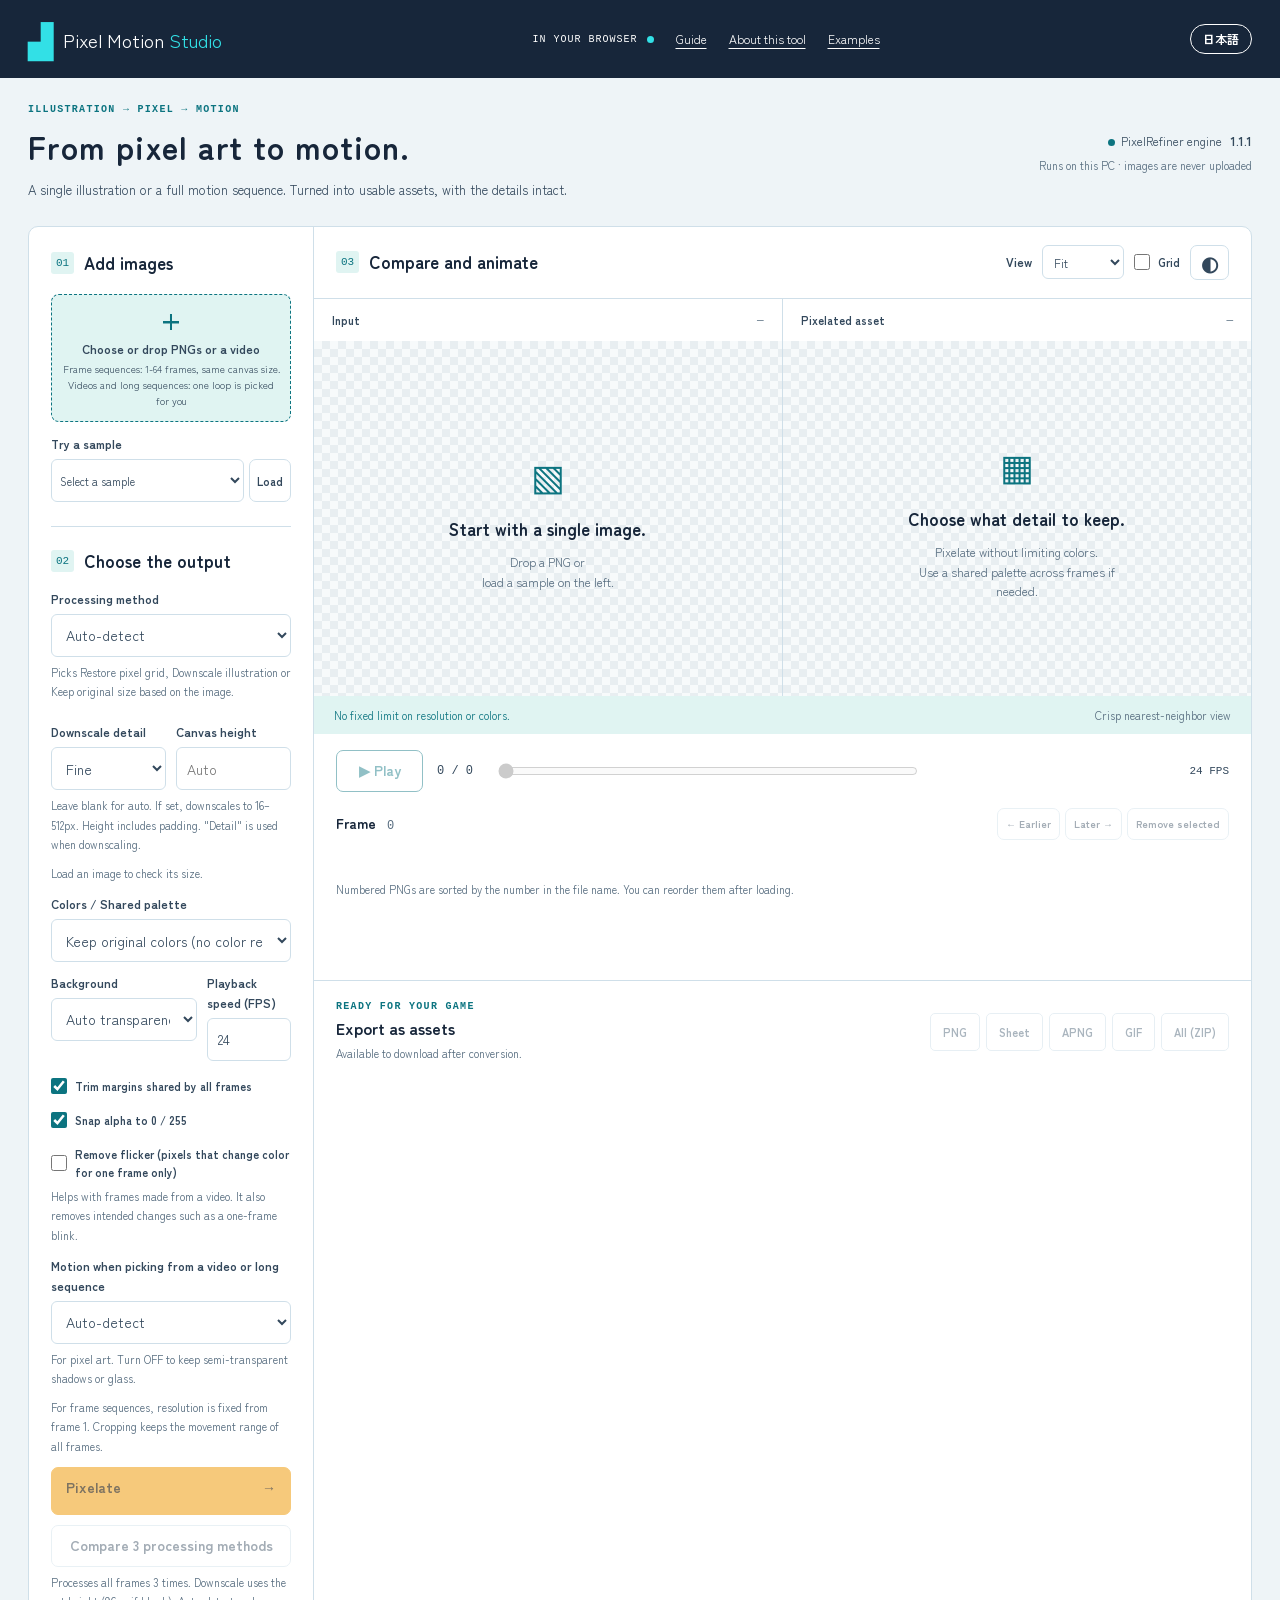
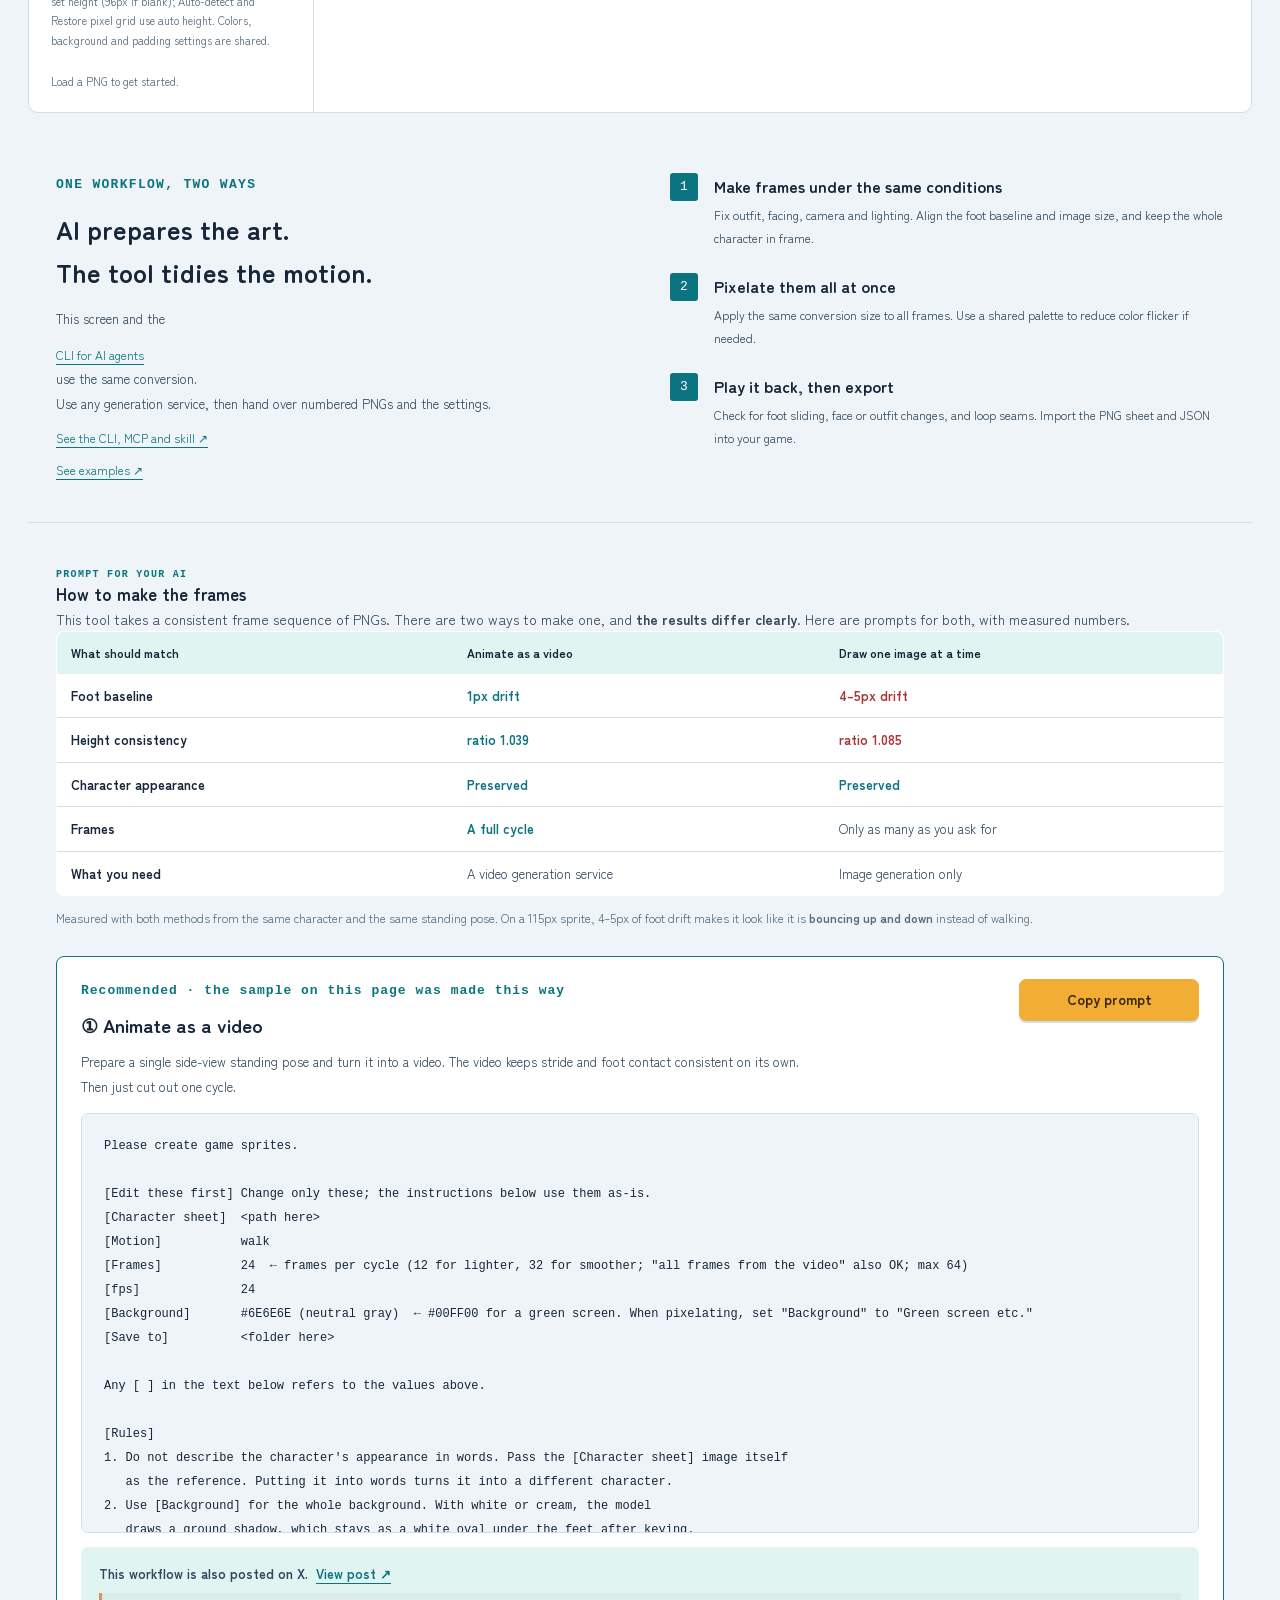
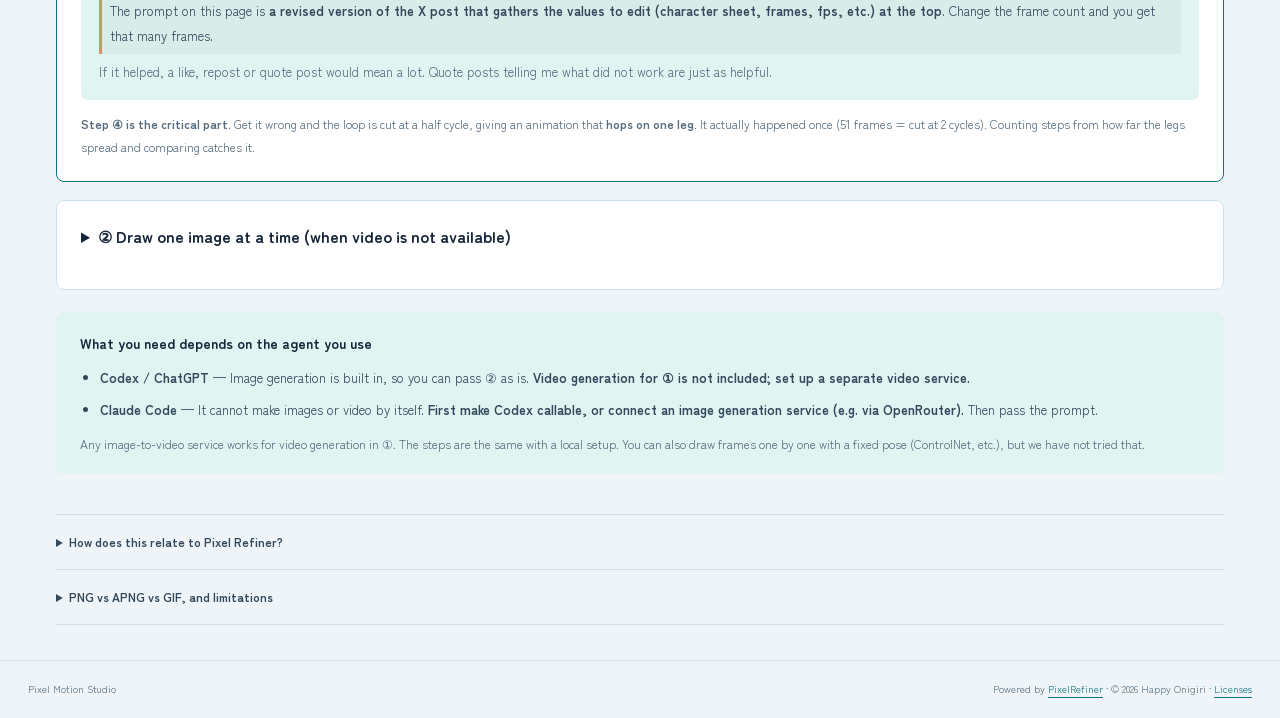
<file: studio/app/index.html>
<!doctype html>
<html lang="ja"><head><meta charset="utf-8"><script src="i18n-en.js"></script><script src="i18n.js"></script><meta name="viewport" content="width=device-width,initial-scale=1"><meta name="color-scheme" content="light"><title>Pixel Motion Studio — ドット化から、動きへ。</title><link rel="stylesheet" href="styles.css"><script src="local-api.js" defer></script><script src="app.js" defer></script><script src="candidates.js" defer></script></head>
<body>
<header class="top"><a class="brand" href="../" aria-label="Pixel Motion Studio について"><span class="brand-mark" aria-hidden="true">▟</span><span>Pixel Motion <b>Studio</b></span></a><span class="local">IN YOUR BROWSER <i></i></span><a href="guide.html">使い方</a><a href="../">このツールについて</a><a href="../#lab">変換の例</a></header>
<main>
<div class="intro"><div><p class="eyebrow">ILLUSTRATION → PIXEL → MOTION</p><h1>ドット化から、動きへ。</h1><p>1枚のイラストも、ひと続きの動きも。細部を残しながら、使える素材に。</p></div><div class="engine-note"><span class="live-dot"></span>PixelRefiner engine <strong>1.1.1</strong><small>このPCで処理 · 画像の外部送信なし</small></div></div>
<section class="workspace" aria-label="ドット絵制作ワークスペース">
<aside class="settings">
<div class="section-label"><span>01</span><h2>素材を入れる</h2></div>
<label class="dropzone" id="dropzone"><span class="upload-icon" aria-hidden="true">＋</span><strong id="dropTitle">PNGか動画を選ぶ / ドロップ</strong><span id="dropNote" aria-live="polite">連番は1〜64コマ・同じキャンバスサイズ。動画や長い連番は1周期を自動で選びます</span><span id="dropThumbs" class="drop-thumbs" hidden></span><input id="files" type="file" accept="image/png,.png,video/mp4,video/webm,.mp4,.webm,.mov,.m4v" multiple aria-label="PNG画像か動画を選択"></label>
<div class="sample-row"><label for="sample">サンプルで試す</label><select id="sample"><option value="">サンプルを選択</option></select><button id="loadSample" class="secondary">読み込む</button></div>
<div class="section-label settings-heading"><span>02</span><h2>仕上がりを選ぶ</h2></div>
<label for="mode">処理方法</label><select id="mode"><option value="auto">自動で見分ける</option><option value="convert">イラストをドット化</option><option value="refine">ドットの格子を整える</option><option value="preserve">原寸を維持する</option></select><p class="hint" id="modeHint">画像の特徴から、格子復元・縮小・原寸維持を選びます。</p>
<div class="two-fields"><div><label for="detail">縮小の細かさ</label><select id="detail"><option value="coarse">粗め</option><option value="balanced">標準</option><option value="detailed" selected>細かめ</option></select></div><div><label for="height">キャンバス高さ</label><input id="height" type="number" placeholder="自動" min="16" max="512" aria-describedby="heightHint"></div></div>
<p class="hint" id="heightHint">空欄は自動。指定時は16〜512pxへ縮小。余白を含む高さです。「細かさ」は縮小経路で使います。</p>
<p class="hint" id="sizeHint">画像を読み込むと、サイズを確認できます。</p>
<label for="colors">色数 / 共通パレット</label><select id="colors"><option value="0">元の色を残す（減色なし）</option><option value="16">16色に揃える</option><option value="32">32色に揃える</option><option value="64">64色に揃える</option><option value="128">128色に揃える</option><option value="256">256色に揃える</option></select>
<div class="two-fields bg-fields"><div><label for="background">背景</label><select id="background"><option value="auto">自動で透過</option><option value="key">グリーンバック等</option><option value="keep">維持する</option></select></div><div><label for="fps">再生速度（FPS）</label><input id="fps" type="number" min="1" max="60" value="24"></div></div><div id="keyPanel" class="key-panel" hidden><p class="key-title">透過する色（グリーン・ブルー・灰色など、下地の色を指定）</p><div class="key-row"><input id="keyColor" type="color" value="#00ff00" aria-label="透過する色"><code id="keyHex">#00FF00</code><button id="keyPick" type="button">1コマ目の四隅から取る</button></div><div class="key-presets" role="group" aria-label="よく使う色"><button type="button" data-key="#00ff00"><i style="background:#00ff00"></i>グリーン</button><button type="button" data-key="#00b140"><i style="background:#00b140"></i>放送用グリーン</button><button type="button" data-key="#0047bb"><i style="background:#0047bb"></i>ブルー</button><button type="button" data-key="#6e6e6e"><i style="background:#6e6e6e"></i>中性グレー</button></div><label for="keyTolerance">許容範囲 <output id="keyToleranceOut">80</output></label><input id="keyTolerance" type="range" min="10" max="200" step="5" value="80"><p class="hint">上げるほど、下地に近い色まで透明になります。キャラクターが欠けたら下げ、下地が残ったら上げてください。</p><label class="check"><input id="despill" type="checkbox" checked>縁の色かぶりを消す</label><p class="hint">輪郭のまわり2pxだけ、下地の色（緑なら緑み）を抜きます。内側の緑の服などはそのままです。緑の小物が輪郭にかかっていて灰色っぽくなるときは、オフにしてください。</p></div>
<label class="check"><input type="checkbox" id="trim" checked><span>全コマ共通の余白を切り詰める</span></label>
<label class="check"><input type="checkbox" id="hardAlpha" checked><span>透明度を0 / 255に揃える</span></label>
<label class="check"><input type="checkbox" id="steady"><span>ちらつきを消す（1コマだけ色が入れ替わるドット）</span></label>
<p class="hint">動画から作った連番で効きます。1コマだけのまばたきなど、わざとの変化も消えます。</p>
<label for="loopKind">動画・長い連番から選ぶときの動き</label><select id="loopKind"><option value="auto">自動で見分ける</option><option value="walk">歩き・走り（1周期＝2歩）</option><option value="other">待機・跳ねるなど</option></select>
<p class="hint">ドット素材向け。半透明の影・ガラスを残す場合はOFF。</p>
<p class="hint">連番では1コマ目を基準に解像度を固定。全コマの移動範囲を残して切り抜きます。</p>
<button class="primary" id="run" disabled>ドット化する <span aria-hidden="true">→</span></button><button id="cancel" class="secondary" hidden>処理を中止</button>
<button id="compare" class="secondary" disabled>3つの処理方法を比較</button><p class="hint">全コマを3回処理します。縮小は指定高さ（空欄なら96px）、自動・格子整形は高さ自動。色数・背景・余白の条件は共通です。</p>
<div class="status" role="status" aria-live="polite"><p id="status">PNGを読み込んで始めましょう。</p><progress id="progress" max="100" value="0" hidden></progress></div>
</aside>
<div class="editor">
<div class="editor-toolbar"><div class="section-label"><span>03</span><h2>見比べて、動かす</h2></div><div class="view-controls"><label for="zoom">表示</label><select id="zoom"><option value="fit">フィット</option><option value="1">1倍</option><option value="2">2倍</option><option value="4">4倍</option><option value="8">8倍</option></select><label class="check"><input id="grid" type="checkbox"><span>グリッド</span></label><button id="bgToggle" class="icon-button" aria-label="プレビュー背景を暗色に切り替え" title="背景色を切り替え">◐</button></div></div>
<div class="comparison"><div class="preview"><div class="preview-caption"><strong>入力</strong><span id="inputMeta">—</span></div><div class="stage" id="inputStage"><div class="empty" id="inputEmpty"><span class="empty-pixel" aria-hidden="true">▧</span><b>まずは、1枚から。</b><p>PNGをドロップするか<br>左のサンプルを読み込んでください。</p></div><img id="before" alt="選択した入力画像" hidden></div></div><div class="preview"><div class="preview-caption"><strong>ドット化した素材</strong><span id="outputMeta">—</span></div><div class="stage" id="outputStage"><div class="empty" id="outputEmpty"><span class="empty-pixel" aria-hidden="true">▦</span><b>残す細部を、選ぼう。</b><p>色数を絞らずにドット化できます。<br>必要なら全コマを共通色に。</p></div><div id="pixelWrap" hidden><img id="after" alt="ドット化した出力画像"><span class="pixel-grid" aria-hidden="true"></span></div></div></div></div>
<div class="result-strip" id="resultStrip"><span>解像度も、色数も、一律には制限しません。</span><span class="muted">最近傍でくっきり表示</span></div>
<p id="sizeResult" class="size-result" hidden></p>
<section id="candidates" class="candidates" hidden aria-label="処理候補の比較"><h2>処理方法を見比べる</h2><p>先頭コマを同じ整数倍率・補間なしで表示。大きい画像は枠内をスクロールできます。採用後に全コマを再生して確認してください。</p><label for="candidateZoom">候補の表示倍率</label><select id="candidateZoom"><option value="1">1倍</option><option value="2" selected>2倍</option><option value="3">3倍</option><option value="4">4倍</option></select><div id="candidateCards" class="candidate-cards"></div></section>
<div class="transport"><div><button id="play" class="play" disabled aria-label="アニメーションを再生">▶ 再生</button><output id="frameLabel">0 / 0</output><input id="scrub" type="range" min="0" max="0" value="0" aria-label="表示コマ" disabled></div><span id="timing">24 FPS</span></div>
<div class="frames-header"><h3>フレーム <span id="frameCount">0</span></h3><div><button id="moveLeft" class="small-button" disabled>← 前へ</button><button id="moveRight" class="small-button" disabled>後ろへ →</button><button id="remove" class="small-button" disabled>選択を外す</button></div></div>
<div class="filmstrip" id="filmstrip" aria-label="フレーム一覧"><p>連番PNGはファイル名の数値順に並びます。読み込み後に順番を変えられます。</p></div>
<div class="export-area"><div><p class="eyebrow">READY FOR YOUR GAME</p><h2>素材として書き出す</h2><p id="exportHint">変換後にダウンロードできます。</p></div><div id="exports" class="export-links"><span class="disabled-export">PNG</span><span class="disabled-export">シート</span><span class="disabled-export">APNG</span><span class="disabled-export">GIF</span><span class="disabled-export">一式ZIP</span></div></div>
<div id="palette" class="palette" hidden></div>
<details id="diagnostics" hidden><summary>変換の診断・設定を見る</summary><pre id="diagnosticText"></pre></details>
</div>
</section>
<section id="guide" class="guide"><div><p class="eyebrow">ONE WORKFLOW, TWO WAYS</p><h2>AIが素材を用意。<br>ツールが動きを整える。</h2><p>この画面と<a href="../cli.html">AIエージェント用のCLI</a>は、同じ変換を使います。<br>生成サービスは自由に選び、連番PNGと設定を渡してください。</p><a href="../cli.html">CLI・MCP・スキルを見る ↗</a><a href="../#lab">変換の例を見る ↗</a></div><ol class="workflow"><li><span>1</span><div><h3>同じ条件で、コマを作る</h3><p>服装・向き・カメラ・光を固定。足元の基準線と画像サイズを揃え、キャラクターを切らずに収めます。</p></div></li><li><span>2</span><div><h3>まとめてドット化する</h3><p>全コマに同じ変換サイズを適用。必要なら共通パレットで色の揺れを抑えます。</p></div></li><li><span>3</span><div><h3>再生して、素材にする</h3><p>足の滑り・顔や衣装の変化・ループの継ぎ目を確認。PNGシートとJSONをゲームへ取り込めます。</p></div></li></ol></section>
<section id="agent" class="agent-prompt"><div class="section-lead"><p class="eyebrow">PROMPT FOR YOUR AI</p><h2>コマを、どう作るか。</h2><p>このツールが受け取るのは、条件のそろった連番PNGです。作り方は2通りあって、<b>結果がはっきり違います</b>。実測した数字を添えて、両方の指示文を置いておきます。</p></div>

<div class="route-compare"><table><thead><tr><th>そろえたい条件</th><th>動画にして歩かせる</th><th>1枚ずつ描かせる</th></tr></thead><tbody>
<tr><th>足元の基準線</th><td class="good">ぶれ 1px</td><td class="bad">ぶれ 4〜5px</td></tr>
<tr><th>身長のそろい</th><td class="good">比 1.039</td><td class="bad">比 1.085</td></tr>
<tr><th>キャラクターの見た目</th><td class="good">保てる</td><td class="good">保てる</td></tr>
<tr><th>コマ数</th><td class="good">1周期まるごと</td><td>枚数ぶんだけ</td></tr>
<tr><th>要るもの</th><td>動画生成サービス</td><td>画像生成だけ</td></tr>
</tbody></table><p class="route-note">同じキャラクター・同じ立ち絵から、両方の作り方で試した実測値です。115pxのドット絵で足元が4〜5pxぶれると、歩かずに<b>上下へ跳ねて</b>見えます。</p></div>

<div class="route route-main"><div class="route-head"><div><p class="route-tag">おすすめ · この画面のサンプルもこの作り方</p><h3>① 動画にして歩かせる</h3><p>側面の立ち絵を1枚だけ用意して、それを動画にします。歩幅も接地も、動画のほうが勝手にそろいます。あとは1周期ぶんを切り出すだけです。</p></div><button class="copy-prompt" data-copy="videoPrompt">指示文をコピー</button></div>
<pre id="videoPrompt">ゲーム用のスプライトを作ってください。

【最初に書き換えるところ】ここだけ変えれば、下の本文にそのまま効きます
【設定画】　&lt;ここにパス&gt;
【動き】　　歩行
【コマ数】　24　← 1周期を何枚にするか（軽くしたいなら12、なめらかにしたいなら32。「動画のまま全部」も可。上限64）
【fps】　　 24
【背景色】　#6E6E6E（中性グレー）　← グリーンバックなら #00FF00。ドット化のときは「背景」を「グリーンバック等」に
【保存先】　&lt;ここにフォルダ&gt;

本文中の【 】は、上の値のことです。

【守ってほしいこと】
1. キャラクターの見た目を文章で書き起こさないでください。【設定画】の画像そのものを
   参照として渡してください。言葉に落とすと別人になります。
2. 背景は【背景色】で統一してください。白やクリームだと、モデルが
   地面の影を描き、透過したあとに足元へ白い楕円として残ります。
3. 途中の判断は、必ず画像を見せて確認を取ってから次へ進んでください。
4. 出力するコマは【コマ数】枚です。確認用の画像のために枚数を減らさないでください。

【手順】
① 【設定画】から側面の立ち絵を1枚用意する
   - 設定画が三面図なら、側面だけを切り出す
   - 検出した人物を全部並べて番号を振り、どれが側面かを私に見せて確認してから使う
     （正面・側面・背面＋バストアップの4枚組だと、幅で選ぶと側面が落ちます）
   - 切り出したあと、頭のてっぺんが平らに切れていないか確認する
     （頭頂は本来1〜10pxに細ります。40px以上あれば切れています）
   - 小道具（槍・杖・旗など）は、先端が頭より高くならないようにする
     高いと、全体の高さで揃えたときに体だけ小さく見えます

② 立ち絵を【動き】の動画にする（i2v）
   - 被写体はキャンバスの高さの60%程度。上下左右に余白を取る
   - プロンプトには「真横・一定の速さ・カメラは動かない・背景は平らな【背景色】・
     影なし・床なし」を入れる
   - 5秒（120コマ前後）あれば、歩行なら3〜4周期入ります

③ 透過する
   - 平らな下地なので、下地（【背景色】）との色の距離でアルファを作る
   - 縁に残った下地の色を計算で取り除く（観測色 = a×被写体 + (1-a)×下地 を被写体について解く）
   - 下地のゆらぎ（コマごとに1〜2ずれる）を切り捨てる下限を入れる。
     入れないと画面全体が alpha 0.05 くらいで薄く残ります
   - 確認: 抜いた絵を 白・黒・緑の3色に載せて見せてください。
     白だけだと白いフチが見えません

④ ループ区間を決める ← ここが本番
   - まず「足がいちばん開くコマ」の間隔を測る。これが1歩。1周期＝2歩
   - 次に画像の一致度でも周期を出す（Lコマずらした差の平均が小さいところ）
   - この2つを突き合わせる。食い違ったら、歩数のほうを信じる
   - 理由: 一致度の最小値は、半周期にも倍周期にも転びます。
     半周期で切ると同じ足だけが前に出て、片足で跳ねて見えます
   - 継ぎ目の良さは「繋ぎ目の差 ÷ 普通のコマ送りの差」で見る。1.0前後なら見分けられません

⑤ 1周期を【コマ数】枚にそろえる
   - 決めた1周期の中から、等間隔に【コマ数】枚を選ぶ（「動画のまま全部」なら間引かない）
   - 1周期に入っている動画のコマが【コマ数】より少ないときは、補間で水増しせず、
     実際のコマ数を私に伝えて相談してください
   - 全コマを同じキャンバスサイズ・同じ足元の位置のまま出す（コマごとに切り詰めない）

⑥ 確認して終わる
   - 出力した【コマ数】枚を、間引かずに全部並べた一覧画像を見せてください
   - 顔の向きは原寸で並べて見せてください。縮小した一覧では判定できません。
     複数キャラなら全員が同じ向きか確認します
   - 攻撃やジャンプなど1回で終わる動作は、ループにしないでください。
     「閉じない」と出たらそれが正しい判定です

【出すもの】（すべて【保存先】へ）
- 1周期ぶん【コマ数】枚の透過PNG連番（frame-000.png から）
- 横並びのスプライトシート（PNG）＋ コマ数・1コマの幅と高さ・【fps】 を書いたJSON
- 動きを確認できるもの（【fps】で再生するGIFなど）</pre>
<div class="share-x"><p><b>この手順はXでも公開しています。</b><a href="https://x.com/yonsan434343/status/2102202330041213325" target="_blank" rel="noreferrer">投稿を見る ↗</a></p><p class="share-note">この画面の指示文は、Xの投稿版から<b>書き換える所（設定画・コマ数・fps など）を冒頭にまとめた改訂版</b>です。コマ数を変えれば、出てくる枚数も変わります。</p><p class="share-ask">役に立ったら、いいね・リポスト・引用リポストをしてもらえると励みになります。うまくいかなかったところを引用で教えてもらえるのも、同じくらい助かります。</p></div>
<p class="route-foot"><b>④が本番です。</b>ここを外すと、半周期で切れて<b>片足だけで跳ねる</b>アニメになります。実際に一度やりました（51コマ＝2周期で切れていた）。足の開きから歩数を数えて突き合わせると見つかります。</p>
</div>

<details class="route route-alt"><summary>② 1枚ずつ描かせる（動画が使えないとき）</summary><div class="route-head"><div><p>参照画像を渡せば、髪飾りの宝石やコートの模様まで保てます。ただし<b>足元と大きさがずれます</b>。少ないコマ数で、あとから位置を合わせる前提なら使えます。</p></div><button class="copy-prompt" data-copy="stillPrompt">指示文をコピー</button></div>
<pre id="stillPrompt">キャラクターの歩行アニメーション用に、連番のPNGを作ってください。
設定画は &lt;ここにパス&gt; にあります。見た目は文章にせず、画像を参照として渡してください。

■ 出力するもの
・1枚に1コマ。4〜8枚。全部おなじキャンバスサイズ（例: 1024 × 1536）
・ファイル名は frame-000.png から連番
・背景は中性グレー（#6E6E6E）の平らな一色。透過にしない
・1枚の中に複数のコマを並べない。番号・枠・説明文を入れない

■ 全コマで固定するもの
・髪、瞳、衣装、装飾、頭身、左右の向き
・カメラの位置、視線の方向、被写体の大きさ、光の向き
・足元の基準線（地面の高さ）と、体の基準点

■ 動きのつけ方
・「接地 → 沈み → 通過 → 上昇」を、左右の足で一巡させる
・最後のコマに1コマ目と同じ絵を置かない（ループで重なるため）

■ 気をつけること
・頭のてっぺんと足先が切れないよう、余白を残す
・床の影、発光、半透明のふちは入れない
・途中で顔や服が変わったコマ、欠けた手足は、そのコマを描き直す

■ 出したあとに必ずやること
・全コマの「足元のY座標」と「頭頂から足先までの高さ」を測って並べてください
・足元が8px以上ずれているコマ、高さが5%以上違うコマを教えてください
  （そのままでは歩行になりません。位置合わせか描き直しが要ります）</pre>
<p class="route-foot">上の指示文で4コマ作って測った結果が、比較表の右の列です。<b>「全コマで足元をそろえて」と書いても、そろいません。</b>だから最後に測る工程を足してあります。</p>
</details>

<div class="agent-notes"><h3>使うエージェントによって、必要なものが違います</h3><ul><li><b>Codex / ChatGPT</b> — 画像生成は組み込まれています。②はそのまま渡せます。<b>①の動画生成は入っていないので、動画のサービスを別に用意してください。</b></li><li><b>Claude Code</b> — それ自体には画像も動画も作る機能がありません。<b>Codexを呼び出せるようにするか、画像生成サービスへの接続（OpenRouterなどの連携）を先に用意してください。</b>そのうえで指示文を渡します。</li></ul><p class="agent-foot">①で使える動画生成は、画像から動画を作れるもの（image-to-video）なら何でもかまいません。ローカルで動かす構成でも同じ手順です。ポーズを固定して1枚ずつ描く方法（ControlNetなど）もありますが、こちらは試していません。</p></div>
</section>
<section class="notes"><details><summary>Pixel Refinerと、どこが同じ？</summary><p>公開されているMIT版PixelRefinerの画像処理エンジンを使用しています。単画像では上流の自動分類・格子推定・エッジを考慮した縮小を利用。連番では当ツールが1コマ目の解像度を固定し、共通の切り抜きと減色を追加します。公式サイトの全設定・全候補UIの再現ではなく、設定・バージョンによって仕上がりは異なります。</p><p>細かい装飾を保護するため、小さな孤立領域の自動除去はこの版では無効です。透かしの除去も行いません。</p><a href="https://github.com/HappyOnigiri/PixelRefiner" target="_blank" rel="noreferrer">使用しているエンジンのソース ↗</a></details><details><summary>PNG・APNG・GIFの違いと、できることの限界</summary><p>PNGとAPNGはフルカラーを保存できます。GIFは最大256色（透明色を含む）と10ms単位の時間制約があるため、色と速度が変わる場合があります。ゲーム素材はPNGシート、見た目の確認はAPNGが適しています。</p><p>このツールは、1枚から新しいポーズを生成するものではありません。顔・衣装・手足の整合性や足の接地は入力の品質に依存します。自動背景透過は背景と服の色が近い場合に欠けることがあります。出力を見て、背景の維持や元画像の修正を選んでください。</p><p>変換はこのページの中だけで行われます。画像がサーバーへ送られることはありません。結果はブラウザに一時保存され、直近5件まで再表示できます。閲覧データを消すと一緒に消えるので、必要なものは書き出して保存してください。</p></details></section>
</main><footer><span>Pixel Motion Studio</span><span>Powered by <a href="https://github.com/HappyOnigiri/PixelRefiner" target="_blank" rel="noreferrer">PixelRefiner</a> · © 2026 Happy Onigiri · <a href="../LICENSES.txt" target="_blank">Licenses</a></span></footer>
</body></html>
</file>
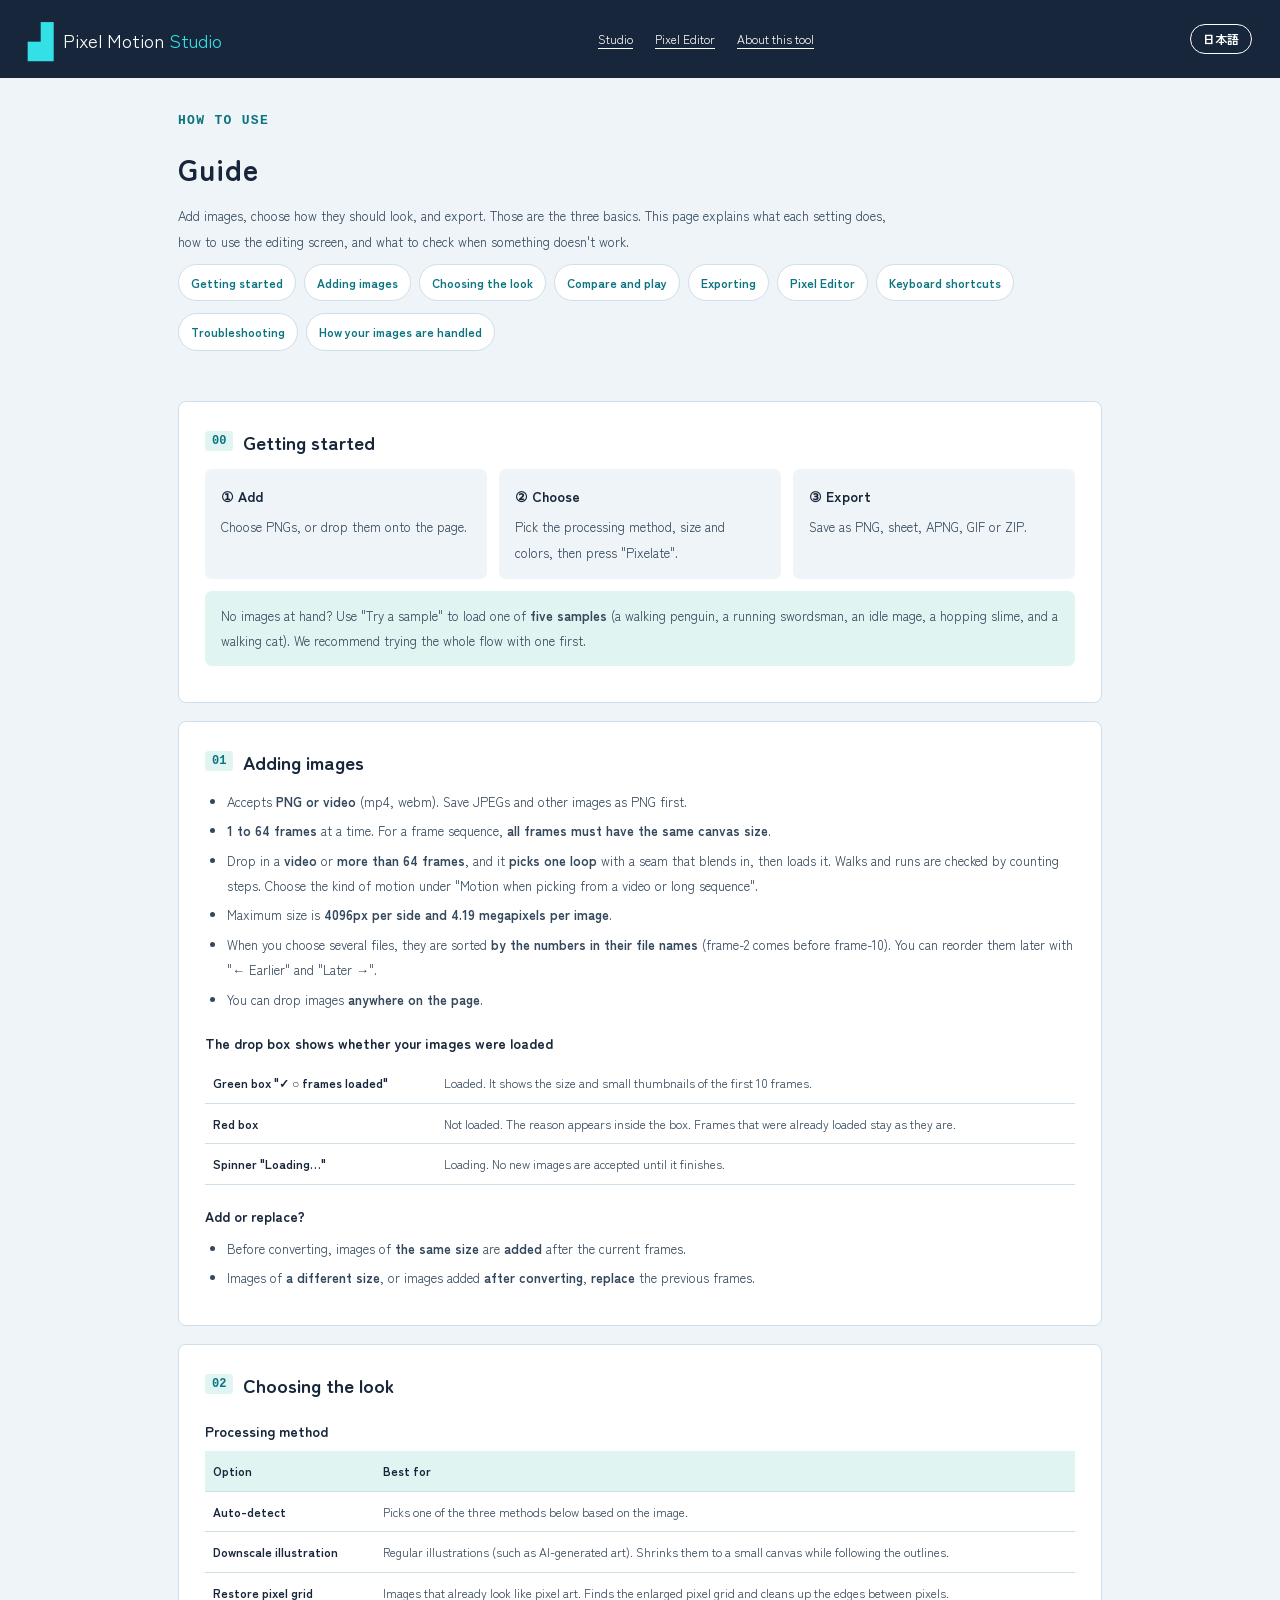
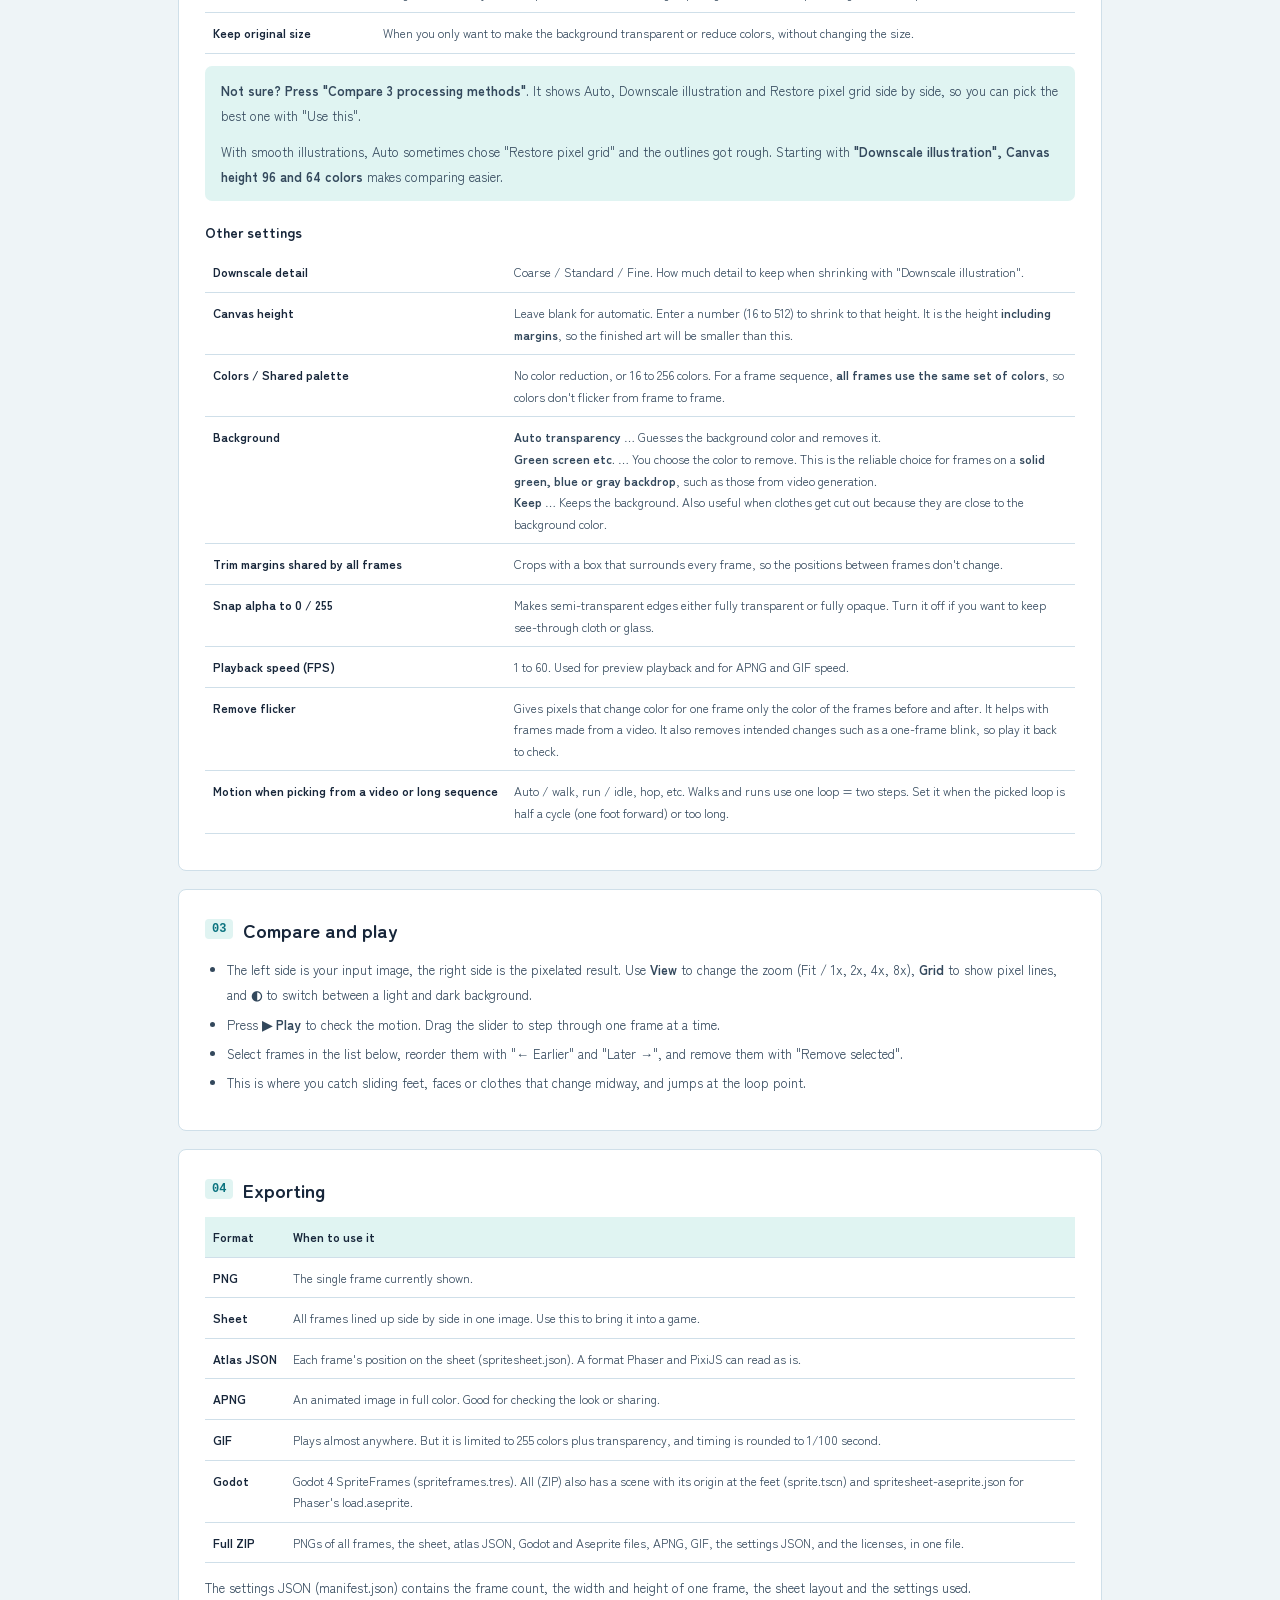
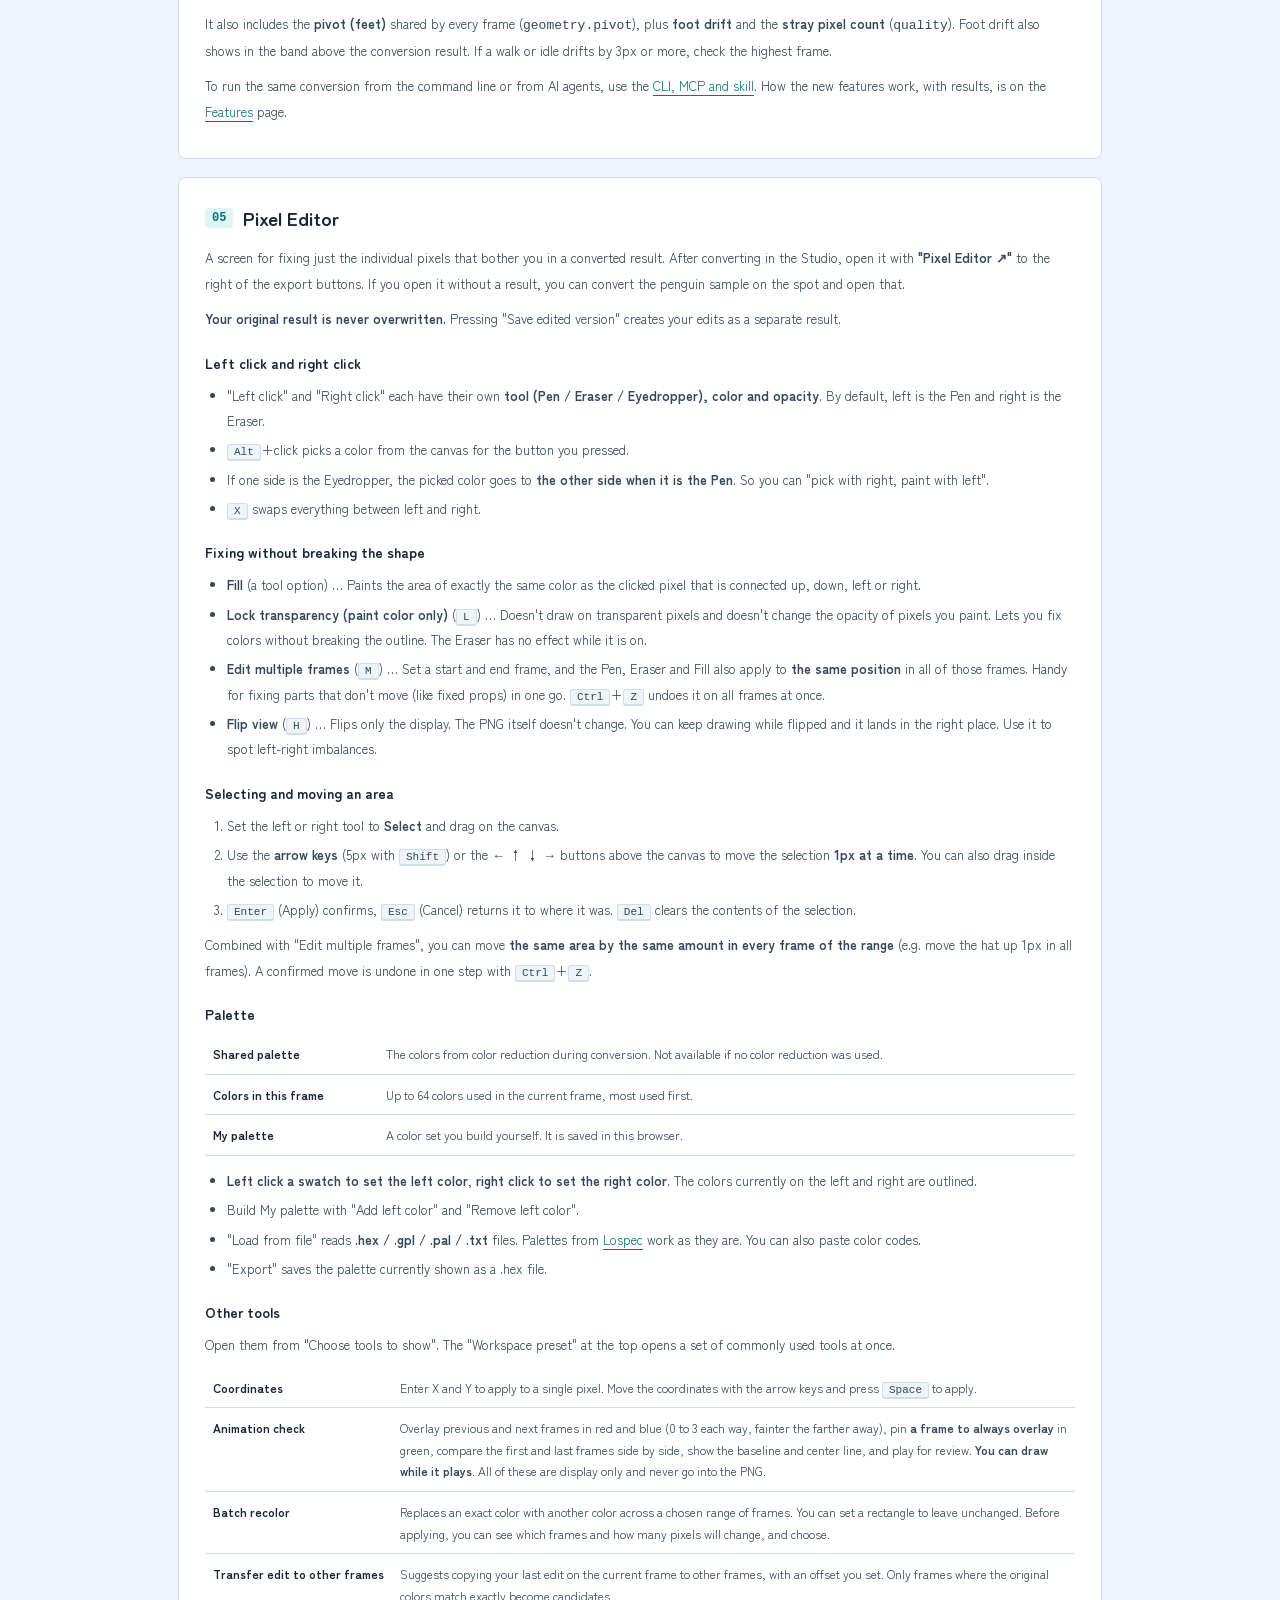
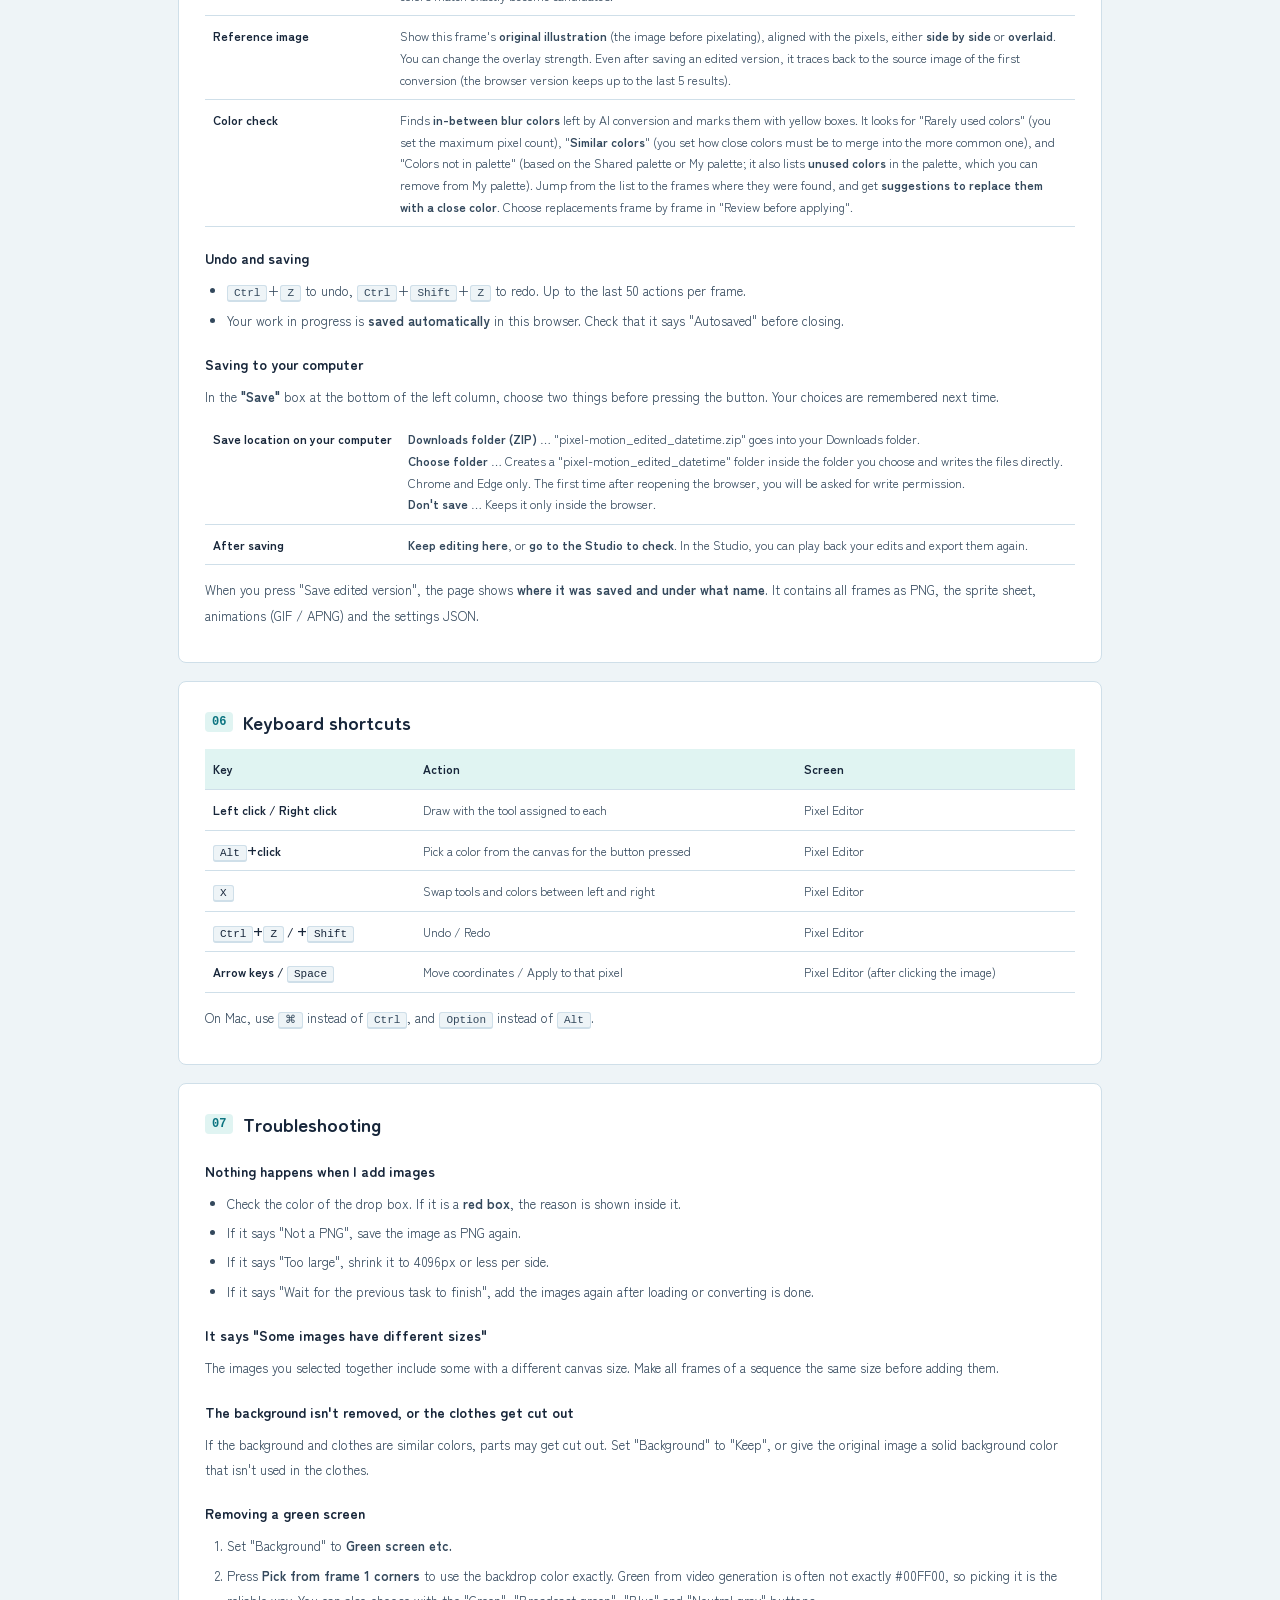
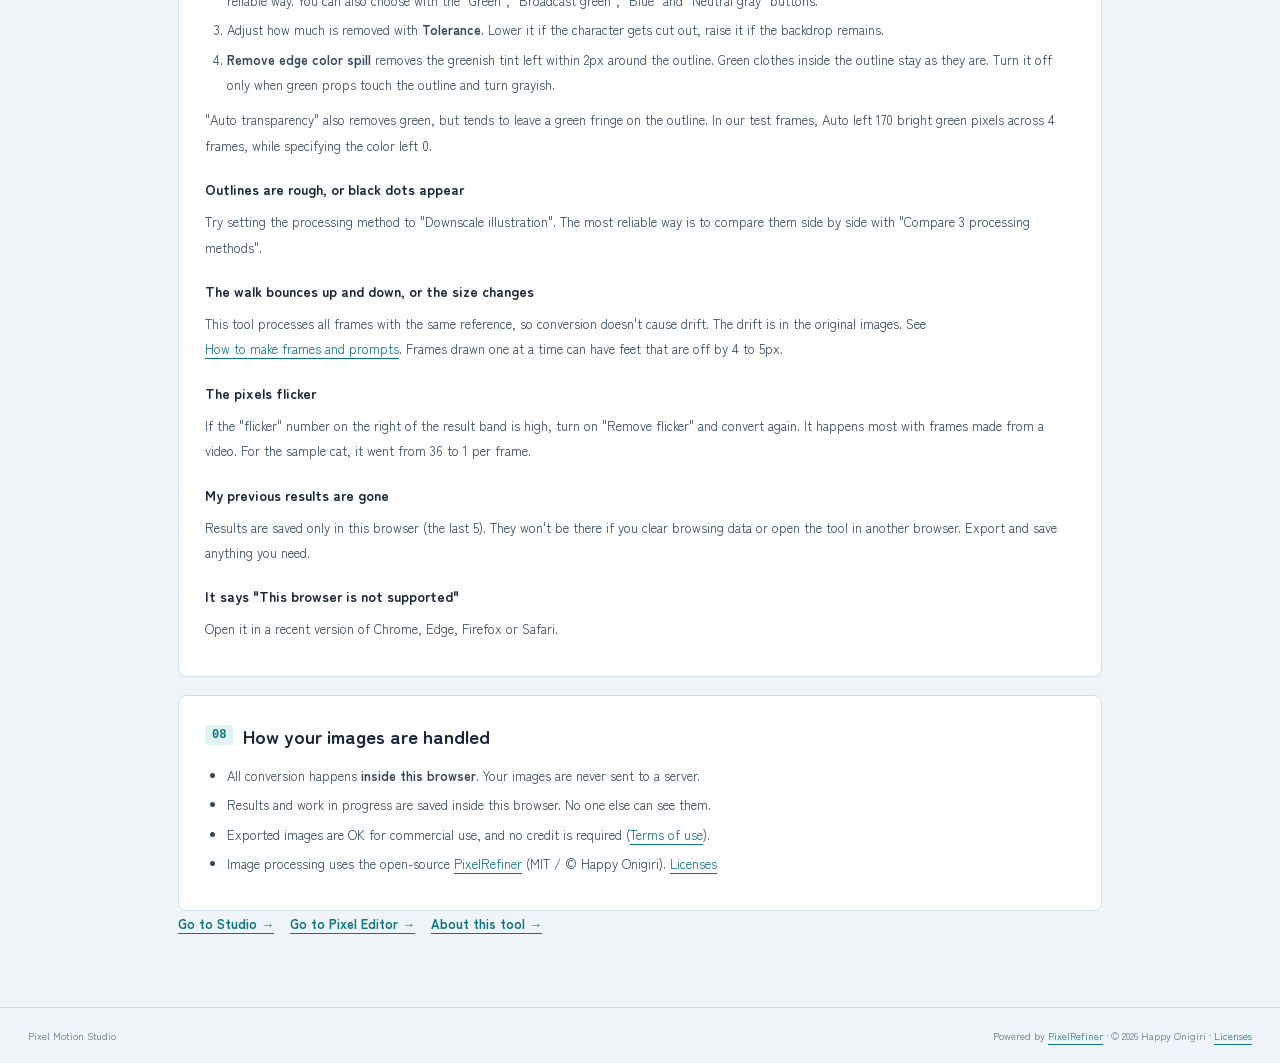
<file: studio/app/guide.html>
<!doctype html><html lang="ja"><head><meta charset="utf-8"><script src="i18n-en.js"></script><script src="i18n.js"></script><meta name="viewport" content="width=device-width,initial-scale=1"><meta name="color-scheme" content="light">
<title>使い方 | Pixel Motion Studio</title>
<meta name="description" content="Pixel Motion Studio の使い方。画像の入れ方、仕上がりの選び方、書き出し、1ドット修正、うまくいかないときの確かめ方。">
<link rel="stylesheet" href="styles.css">
<style>
.guide-page{max-width:980px;margin:auto;padding:0 28px 60px}
.guide-head{padding:30px 0 18px}
.guide-head h1{font-size:30px;margin:6px 0 10px}
.guide-head p{font-size:13px;line-height:1.9;max-width:720px}
.toc{display:flex;flex-wrap:wrap;gap:8px;margin:18px 0 8px;padding:0;list-style:none}
.toc a{display:inline-block;font-size:12px;font-weight:700;text-decoration:none;background:var(--paper);border:1px solid var(--line);border-radius:999px;padding:6px 12px}
.guide-page section{background:var(--paper);border:1px solid var(--line);border-radius:8px;padding:24px 26px;margin-top:18px;scroll-margin-top:16px}
.guide-page h2{font-size:19px;margin:0 0 12px;display:flex;align-items:center;gap:10px}
.guide-page h2 .num{font:700 12px var(--mono);color:var(--teal);background:var(--teal-light);border-radius:4px;padding:3px 7px}
.guide-page h3{font-size:14px;margin:20px 0 8px}
.guide-page p,.guide-page li{font-size:13px;line-height:1.95}
.guide-page p{margin:0 0 10px}
.guide-page ul,.guide-page ol{margin:0 0 10px;padding-left:22px}
.guide-page li{margin-bottom:4px}
.guide-page table{width:100%;border-collapse:collapse;font-size:12px;margin:6px 0 12px}
.guide-page th,.guide-page td{text-align:left;vertical-align:top;border-bottom:1px solid var(--line);padding:9px 8px;line-height:1.8}
.guide-page th{color:var(--strong);white-space:nowrap}
.guide-page thead th{background:var(--teal-light)}
.guide-page kbd{font:11px var(--mono);border:1px solid var(--line);border-bottom-width:2px;border-radius:3px;padding:1px 6px;background:var(--base);white-space:nowrap}
.steps3{display:grid;grid-template-columns:repeat(3,minmax(0,1fr));gap:12px;margin:4px 0 6px;padding:0;list-style:none}
.steps3 li{background:var(--base);border-radius:7px;padding:14px 16px;margin:0}
.steps3 b{display:block;color:var(--strong);font-size:14px;margin-bottom:4px}
.tip{background:var(--teal-light);border-radius:7px;padding:12px 16px;margin:12px 0}
.tip p:last-child{margin:0}
.warn{border-left:4px solid var(--warm);background:#fff8ec;padding:10px 14px;border-radius:0 7px 7px 0;margin:12px 0}
.guide-page .toc,.guide-page .steps3{padding-left:0}
.back-links{display:flex;gap:16px;flex-wrap:wrap;margin-top:26px;font-size:13px;font-weight:700}
@media(max-width:700px){.guide-page{padding:0 14px 40px}.guide-page section{padding:18px 16px}.steps3{grid-template-columns:minmax(0,1fr)}.guide-head h1{font-size:25px}.guide-page table{font-size:11px}.guide-page th{white-space:normal}}
</style></head><body>
<header class="top"><a class="brand" href="../" aria-label="Pixel Motion Studio について"><span class="brand-mark" aria-hidden="true">▟</span><span>Pixel Motion <b>Studio</b></span></a><a href="index.html">制作画面</a><a href="pixel-editor.html">1ドット修正</a><a href="../">このツールについて</a></header>
<main class="guide-page">

<div class="guide-head"><p class="eyebrow">HOW TO USE</p><h1>使い方</h1><p>画像を入れて、仕上がりを選んで、書き出す。基本はこの3つです。ここでは、それぞれの設定が何をするかと、直すための画面の使い方、うまくいかないときの確かめ方をまとめています。</p>
<ul class="toc"><li><a href="#start">はじめに</a></li><li><a href="#input">画像を入れる</a></li><li><a href="#settings">仕上がりを選ぶ</a></li><li><a href="#check">見比べる・動かす</a></li><li><a href="#export">書き出す</a></li><li><a href="#editor">1ドット修正</a></li><li><a href="#keys">キー操作</a></li><li><a href="#trouble">うまくいかないとき</a></li><li><a href="#data">画像の扱い</a></li></ul></div>

<section id="start"><h2><span class="num">00</span>はじめに</h2>
<ol class="steps3"><li><b>① 入れる</b>PNGを選ぶか、画面にドロップします。</li><li><b>② 選ぶ</b>処理方法・大きさ・色数を決めて「ドット化する」。</li><li><b>③ 書き出す</b>PNG・シート・APNG・GIF・ZIPから選んで保存。</li></ol>
<div class="tip"><p>手元に画像がなくても、「サンプルで試す」から<b>5体の見本</b>（ペンギンの歩き、剣士の走り、魔法使いの待機、跳ねるスライム、ネコの歩き）を読み込めます。まずこれで一通り触ってみるのがおすすめです。</p></div>
</section>

<section id="input"><h2><span class="num">01</span>画像を入れる</h2>
<ul>
<li><b>PNG か動画</b>（mp4・webm）を受け付けます。JPEGなどは、PNGで保存し直してから入れてください。</li>
<li>1回に<b>1〜64コマ</b>。連番のときは、<b>全コマ同じキャンバスサイズ</b>にしてください。</li>
<li><b>動画</b>や<b>64コマを超える連番</b>を入れると、つなぎ目の目立たない<b>1周期を自動で選んでから</b>読み込みます。歩き・走りは歩数で確かめます。動きの種類は「動画・長い連番から選ぶときの動き」で選べます。</li>
<li>大きさの上限は<b>1辺4096px・1枚419万画素</b>までです。</li>
<li>複数選ぶと、<b>ファイル名の数字の順</b>に並びます（frame-2 → frame-10 の順）。並びは後から「← 前へ」「後ろへ →」で変えられます。</li>
<li>画面の<b>どこにドロップしても</b>入ります。</li>
</ul>
<h3>入ったかどうかは、入れる枠で分かります</h3>
<table><tbody>
<tr><th>緑の枠「✓ ○コマ入っています」</th><td>入っています。寸法と、先頭から10コマの小さな見本が出ます。</td></tr>
<tr><th>赤の枠</th><td>入りませんでした。理由が枠の中に出ます。前に入っていたコマはそのまま残ります。</td></tr>
<tr><th>回る印「読み込んでいます…」</th><td>読み込み中です。終わるまで次の画像は受け付けません。</td></tr>
</tbody></table>
<h3>足すか、入れ替えるか</h3>
<ul>
<li>変換する前で、<b>同じ大きさ</b>の画像なら、今あるコマの後ろに<b>足します</b>。</li>
<li><b>大きさが違う</b>画像や、<b>変換したあと</b>に入れた画像は、前のコマと<b>入れ替えます</b>。</li>
</ul>
</section>

<section id="settings"><h2><span class="num">02</span>仕上がりを選ぶ</h2>
<h3>処理方法</h3>
<table><thead><tr><th>選択肢</th><th>向いている画像</th></tr></thead><tbody>
<tr><th>自動で見分ける</th><td>画像の特徴から、下の3つのどれかを選びます。</td></tr>
<tr><th>イラストをドット化</th><td>普通のイラスト（AIで作った絵など）。輪郭を見ながら、小さなキャンバスへ縮めます。</td></tr>
<tr><th>ドットの格子を整える</th><td>すでにドット絵っぽい画像。拡大されたドットの格子を見つけて、境目を整えます。</td></tr>
<tr><th>原寸を維持する</th><td>大きさは変えずに、背景の透過や色数だけ整えたいとき。</td></tr>
</tbody></table>
<div class="tip"><p><b>迷ったら「3つの処理方法を比較」</b>を押してください。自動・イラストをドット化・格子を整えるの3通りを並べて見せるので、良かったものを「採用」できます。</p><p>滑らかなイラストでは、自動が「格子を整える」を選んで輪郭が荒れることがありました。<b>「イラストをドット化」・キャンバス高さ96・64色</b>から始めると比べやすいです。</p></div>
<h3>そのほかの設定</h3>
<table><tbody>
<tr><th>縮小の細かさ</th><td>粗め / 標準 / 細かめ。「イラストをドット化」で縮めるときの細かさです。</td></tr>
<tr><th>キャンバス高さ</th><td>空欄なら自動。数字（16〜512）を入れると、その高さまで縮めます。<b>余白を含んだ高さ</b>なので、完成した絵はこれより小さくなります。</td></tr>
<tr><th>色数 / 共通パレット</th><td>減色なし、または16〜256色。連番では<b>全コマで同じ色の組</b>を使うので、コマごとに色が揺れません。</td></tr>
<tr><th>背景</th><td><b>自動で透過</b> … 背景らしい色を推定して抜きます。<br><b>グリーンバック等</b> … 抜く色を自分で決めます。動画生成などで<b>緑・青・灰色の単色の下地</b>にしたコマはこちらが確実です。<br><b>維持する</b> … 背景を残します。服と背景の色が近くて欠けるときにも。</td></tr>
<tr><th>全コマ共通の余白を切り詰める</th><td>全コマを囲む枠で切るので、コマごとの位置関係は変わりません。</td></tr>
<tr><th>透明度を0 / 255に揃える</th><td>半透明のふちを、透明か不透明かのどちらかに揃えます。透ける布やガラスを残したいときは外してください。</td></tr>
<tr><th>再生速度（FPS）</th><td>1〜60。確認の再生と、APNG・GIFの速さに使います。</td></tr>
<tr><th>ちらつきを消す</th><td>1コマだけ色が入れ替わるドットを、前後のコマと同じ色にそろえます。動画から作った連番で効きます。1コマだけのまばたきなど、わざとの変化も消えるので、再生して確かめてください。</td></tr>
<tr><th>動画・長い連番から選ぶときの動き</th><td>自動 / 歩き・走り / 待機・跳ねるなど。歩き・走りは1周期＝2歩で選びます。選んだ周期が半分（片足だけ前に出る）や長すぎるときに指定します。</td></tr>
</tbody></table>
</section>

<section id="check"><h2><span class="num">03</span>見比べる・動かす</h2>
<ul>
<li>左が入れた画像、右がドット化した結果です。<b>表示</b>で倍率（フィット / 1・2・4・8倍）、<b>グリッド</b>でドットの区切り、<b>◐</b>で背景の明暗を切り替えます。</li>
<li><b>▶ 再生</b>で動きを確かめます。つまみを動かすと、1コマずつ送れます。</li>
<li>下の一覧でコマを選び、「← 前へ」「後ろへ →」で順番を入れ替え、「選択を外す」で抜けます。</li>
<li>足が滑る、顔や服が途中で変わる、ループのつなぎ目でがくっとする、はここで見つけます。</li>
</ul>
</section>

<section id="export"><h2><span class="num">04</span>書き出す</h2>
<table><thead><tr><th>形式</th><th>使いどころ</th></tr></thead><tbody>
<tr><th>PNG</th><td>いま表示しているコマ1枚。</td></tr>
<tr><th>シート</th><td>全コマを横に並べた1枚。ゲームに取り込むならこれ。</td></tr>
<tr><th>座標JSON</th><td>シートの各コマの位置（spritesheet.json）。Phaser・PixiJS がそのまま読める形式です。</td></tr>
<tr><th>APNG</th><td>フルカラーのまま動く画像。見た目の確認や共有に。</td></tr>
<tr><th>GIF</th><td>多くの場所で動く形式。ただし最大255色＋透明になり、時間も1/100秒単位に丸まります。</td></tr>
<tr><th>Godot</th><td>Godot 4 の SpriteFrames（spriteframes.tres）。一式ZIPには、足元が原点のシーン（sprite.tscn）と、Phaser の load.aseprite で読める spritesheet-aseprite.json も入ります。</td></tr>
<tr><th>一式ZIP</th><td>全コマのPNG・シート・座標JSON・Godot と Aseprite 形式のファイル・APNG・GIF・設定のJSON・ライセンスをまとめたもの。</td></tr>
</tbody></table>
<p>設定のJSON（manifest.json）には、コマ数・1コマの幅と高さ・シートの並び・使った設定が入っています。</p>
<p>あわせて、全コマ共通の<b>足元の基準点</b>（<code>geometry.pivot</code>）と、<b>足元のずれ</b>・<b>孤立した1ドットの数</b>（<code>quality</code>）も入ります。足元のずれは、変換結果の上の帯にも出ます。歩き・待機で3px以上ずれていたら、一番高いコマを見直してください。</p>
<p>同じ変換をコマンドや AIエージェントから動かすときは、<a href="../cli.html">CLI・MCP・スキル</a>を使います。今回足した機能の使い方と結果は<a href="../features.html">機能の説明</a>にあります。</p>
</section>

<section id="editor"><h2><span class="num">05</span>1ドット修正</h2>
<p>変換した結果の、気になる1ドットだけを直す画面です。制作画面で変換したあと、書き出しの右にある<b>「1ドット修正 ↗」</b>から開きます。変換結果がないまま開いた場合は、その場でペンギンの見本を変換して開くこともできます。</p>
<p><b>元の結果は上書きしません。</b>「修正版を保存」を押すと、直したものが別の結果として作られます。</p>
<h3>左クリックと右クリック</h3>
<ul>
<li>「左クリック」「右クリック」それぞれに、<b>道具（ペン / 消しゴム / スポイト）・色・不透明度</b>を持たせられます。はじめは左がペン、右が消しゴムです。</li>
<li><kbd>Alt</kbd>＋クリックで、押した側の色を画面から取ります。</li>
<li>片方をスポイトにすると、取った色は<b>ペンになっているもう片方</b>に入ります。「右で色を拾って、左で塗る」ができます。</li>
<li><kbd>X</kbd> で左右を丸ごと入れ替えます。</li>
</ul>
<h3>形を崩さずに直す</h3>
<ul>
<li><b>塗りつぶし</b>（道具の選択肢）… 押した画素とぴったり同じ色で、上下左右につながっている範囲を塗ります。</li>
<li><b>透明部分を保護（色だけ塗る）</b>（<kbd>L</kbd>）… 透明なところには描かず、描いたところの不透明度も変えません。輪郭を崩さずに色だけ直せます。消しゴムは効かなくなります。</li>
<li><b>複数コマを同時に直す</b>（<kbd>M</kbd>）… 開始コマ〜終了コマを決めると、ペン・消しゴム・塗りつぶしが、そのコマ全部の<b>同じ位置</b>にも入ります。キャラクターが動かない部分（固定の小物など）を一度に直すときに。<kbd>Ctrl</kbd>＋<kbd>Z</kbd> で全コマまとめて戻ります。</li>
<li><b>画面だけ左右反転</b>（<kbd>H</kbd>）… 見え方だけを反転します。PNGの絵は変わりません。反転したまま描いても、正しい位置に描かれます。左右の崩れを見つけるのに使います。</li>
</ul>
<h3>範囲を選んで動かす</h3>
<ol>
<li>左か右の道具を<b>範囲選択</b>にして、キャンバスをドラッグします。</li>
<li><b>矢印キー</b>（<kbd>Shift</kbd>で5px）か、キャンバスの上の ← ↑ ↓ → で、選んだ部分を<b>1pxずつ</b>動かします。選んだ範囲の中をドラッグしても動きます。</li>
<li><kbd>Enter</kbd>（確定）で決定、<kbd>Esc</kbd>（取り消し）で元の位置に戻ります。<kbd>Del</kbd> で選んだ範囲の中身を消します。</li>
</ol>
<p>「複数コマを同時に直す」と組み合わせると、<b>範囲の全コマで同じ部分を同じだけ</b>動かせます（例: 全コマの帽子を1px上へ）。確定した移動は <kbd>Ctrl</kbd>＋<kbd>Z</kbd> で1回で戻ります。</p>
<h3>パレット</h3>
<table><tbody>
<tr><th>共通パレット</th><td>変換で色数を減らしたときの色。減色しなかったときは選べません。</td></tr>
<tr><th>このコマの色</th><td>いま開いているコマで使われている色を、多い順に最大64色。</td></tr>
<tr><th>マイパレット</th><td>自分で作る色の組。このブラウザに保存されます。</td></tr>
</tbody></table>
<ul>
<li>色見本を<b>左クリックで左の色</b>、<b>右クリックで右の色</b>にします。いま左右に入っている色には枠が付きます。</li>
<li>マイパレットは「左の色を追加」「左の色を外す」で作れます。</li>
<li>「ファイルから読む」で <b>.hex / .gpl / .pal / .txt</b> を読めます。<a href="https://lospec.com/palette-list" target="_blank" rel="noreferrer">Lospec</a> で配っているパレットはそのまま使えます。色コードを貼り付けて読むこともできます。</li>
<li>「書き出す」で、いま表示しているパレットを .hex で保存します。</li>
</ul>
<h3>そのほかの道具</h3>
<p>「表示するツールを選ぶ」から開きます。上の「作業セット」で、よく使う組み合わせをまとめて開けます。</p>
<table><tbody>
<tr><th>座標入力</th><td>X・Yを指定して1ドットに適用します。矢印キーで座標を動かし、<kbd>Space</kbd>で適用。</td></tr>
<tr><th>アニメ確認</th><td>前後のコマを赤・青で重ねる（前・後それぞれ0〜3枚。離れるほど薄く）、<b>いつも重ねるコマ</b>を緑で固定する、最初と最後のコマをつなげて比べる、足元・中心線を出す、確認用に再生する。<b>再生したまま描けます</b>。どれも表示だけで、PNGには入りません。</td></tr>
<tr><th>一括色変更</th><td>指定したコマの範囲で、ぴったり同じ色を別の色に置き換えます。変えたくない長方形を指定できます。適用前に、どのコマの何ドットが変わるかを見て選べます。</td></tr>
<tr><th>修正の転送候補</th><td>いまのコマで直前に直した内容を、ずらし量を指定して他のコマへ配る候補を出します。直す前の色がぴったり同じコマだけが候補になります。</td></tr>
<tr><th>参照画像</th><td>このコマの<b>元のイラスト</b>（ドット化する前の画像）を、ドットの位置に合わせて<b>横に並べる</b>か<b>重ねる</b>。重ねる濃さも変えられます。修正版を保存したあとも、最初の変換結果の元画像をたどって出します（ブラウザ版は直近5件の結果まで）。</td></tr>
<tr><th>色のチェック</th><td>AIの変換で混じった<b>にじみの中間色</b>を探して、黄色い枠で囲みます。探すのは「使われている数が少ない色（何画素以下か指定）」「<b>似た色</b>（差がいくつ以内なら、よく使われている方にまとめるか指定）」「パレットにない色（共通パレットかマイパレットが基準。パレットのうち<b>使われていない色</b>も一覧にし、マイパレットなら外せます）」。見つかったコマへ一覧から移れて、<b>近い色に置き換える候補</b>も出せます。置き換えは「適用前の確認」でコマごとに選びます。</td></tr>
</tbody></table>
<h3>元に戻す・保存</h3>
<ul>
<li><kbd>Ctrl</kbd>＋<kbd>Z</kbd> で元に戻す、<kbd>Ctrl</kbd>＋<kbd>Shift</kbd>＋<kbd>Z</kbd> でやり直す。コマごとに直近50操作まで。</li>
<li>編集中の内容は、このブラウザに<b>自動で保存</b>されます。「自動保存済み」を確かめてから閉じてください。</li>
</ul>
<h3>パソコンに保存する</h3>
<p>左の列のいちばん下、<b>「保存」</b>の枠で、押す前に2つ選んでおきます。選んだ内容は次から覚えています。</p>
<table><tbody>
<tr><th>パソコンの保存先</th><td><b>ダウンロードフォルダ（ZIP）</b>… 「pixel-motion_修正版_日時.zip」がダウンロードフォルダに入ります。<br><b>フォルダを選ぶ</b>… 選んだフォルダの中に「pixel-motion_修正版_日時」フォルダを作って、ファイルを直接入れます。Chrome・Edge だけで使えます。ブラウザを開き直したあとの1回目は、書き込みの許可を聞かれます。<br><b>保存しない</b>… ブラウザの中にだけ残します。</td></tr>
<tr><th>保存したあと</th><td><b>この画面で続ける</b> か、<b>制作画面へ移動して確認</b> するか。制作画面では、直したものを再生して確かめたり、書き出し直したりできます。</td></tr>
</tbody></table>
<p>「修正版を保存」を押すと、<b>どこに、何という名前で保存したか</b>が画面に出ます。中身は全コマのPNG・スプライトシート・アニメーション（GIF / APNG）・設定のJSONです。</p>
</section>

<section id="keys"><h2><span class="num">06</span>キー操作</h2>
<table><thead><tr><th>キー</th><th>できること</th><th>画面</th></tr></thead><tbody>
<tr><th>左クリック / 右クリック</th><td>それぞれに割り当てた道具で描く</td><td>1ドット修正</td></tr>
<tr><th><kbd>Alt</kbd>＋クリック</th><td>押した側の色を画面から取る</td><td>1ドット修正</td></tr>
<tr><th><kbd>X</kbd></th><td>左右の道具と色を入れ替える</td><td>1ドット修正</td></tr>
<tr><th><kbd>Ctrl</kbd>＋<kbd>Z</kbd> / ＋<kbd>Shift</kbd></th><td>元に戻す / やり直す</td><td>1ドット修正</td></tr>
<tr><th>矢印キー / <kbd>Space</kbd></th><td>座標を動かす / その1ドットに適用</td><td>1ドット修正（絵をクリックしてから）</td></tr>
</tbody></table>
<p>Mac では <kbd>Ctrl</kbd> のかわりに <kbd>⌘</kbd>、<kbd>Alt</kbd> のかわりに <kbd>Option</kbd> です。</p>
</section>

<section id="trouble"><h2><span class="num">07</span>うまくいかないとき</h2>
<h3>画像を入れても何も起きない</h3>
<ul>
<li>入れる枠の色を見てください。<b>赤い枠</b>なら、理由が枠の中に出ています。</li>
<li>「PNGではない」と出たら、PNGで保存し直してください。</li>
<li>「大きすぎます」と出たら、1辺4096px以内に縮めてください。</li>
<li>「前の処理が終わってから」と出たら、読み込みや変換が終わってからもう一度入れてください。</li>
</ul>
<h3>「大きさの違うものがあります」と出る</h3>
<p>一度に選んだ画像の中に、キャンバスサイズの違うものが混ざっています。連番は全コマ同じ大きさにしてから入れてください。</p>
<h3>背景が抜けない・服まで欠ける</h3>
<p>背景と服の色が近いと、欠けることがあります。「背景」を「維持する」にするか、元の画像の背景を服に使っていない単色にしてください。</p>
<h3>グリーンバックを抜く</h3>
<ol>
<li>「背景」を<b>グリーンバック等</b>にします。</li>
<li><b>1コマ目の四隅から取る</b>を押すと、下地の色がそのまま入ります。動画生成の緑はぴったり #00FF00 ではないことが多いので、取るのが確実です。「グリーン」「放送用グリーン」「ブルー」「中性グレー」のボタンでも選べます。</li>
<li><b>許容範囲</b>で抜き具合を調整します。キャラクターが欠けたら下げる、下地が残ったら上げる。</li>
<li><b>縁の色かぶりを消す</b>は、輪郭のまわり2pxに残る緑みを抜きます。内側の緑の服はそのままです。緑の小物が輪郭にかかって灰色っぽくなるときだけオフにしてください。</li>
</ol>
<p>「自動で透過」でも緑は抜けますが、輪郭に緑のふちが残りがちです。試験用のコマでは、自動だと鮮やかな緑が4コマで170画素残り、色を指定すると0画素でした。</p>
<h3>輪郭が荒れる・黒い点が出る</h3>
<p>処理方法を「イラストをドット化」にしてみてください。「3つの処理方法を比較」で並べて選ぶのが確実です。</p>
<h3>歩かせると上下に跳ねる・大きさが変わる</h3>
<p>このツールは、全コマを同じ基準で処理するので、変換でずれることはありません。ずれは元の画像にあります。<a href="index.html#agent">コマの作り方と指示文</a>を見てください。1枚ずつ描かせたコマは、足元が4〜5pxずれることがあります。</p>
<h3>ドットがちらちらする</h3>
<p>結果の帯の右側の「ちらつき」の数が多いときは、「ちらつきを消す」を入れて変換し直してください。動画から作った連番で起きやすく、見本のネコは1コマあたり36から1に減りました。</p>
<h3>前の結果が消えた</h3>
<p>結果はこのブラウザにだけ保存されます（直近5件）。閲覧データを消したり、別のブラウザで開いたりすると残っていません。要るものは書き出して保存してください。</p>
<h3>「このブラウザでは動きません」と出る</h3>
<p>Chrome・Edge・Firefox・Safari の新しい版で開いてください。</p>
</section>

<section id="data"><h2><span class="num">08</span>画像の扱い</h2>
<ul>
<li>変換はすべて<b>このブラウザの中</b>で行われます。画像がサーバーへ送られることはありません。</li>
<li>結果と編集中の内容は、このブラウザの中に保存されます。ほかの人からは見えません。</li>
<li>書き出した画像は、商用利用OK・クレジット表記不要です（<a href="../terms.html">利用条件</a>）。</li>
<li>画像処理には、オープンソースの <a href="https://github.com/HappyOnigiri/PixelRefiner" target="_blank" rel="noreferrer">PixelRefiner</a>（MIT / © Happy Onigiri）を使っています。<a href="../LICENSES.txt" target="_blank">ライセンス表記</a></li>
</ul>
</section>

<p class="back-links"><a href="index.html">制作画面へ →</a><a href="pixel-editor.html">1ドット修正へ →</a><a href="../">このツールについて →</a></p>
</main>
<footer><span>Pixel Motion Studio</span><span>Powered by <a href="https://github.com/HappyOnigiri/PixelRefiner" target="_blank" rel="noreferrer">PixelRefiner</a> · © 2026 Happy Onigiri · <a href="../LICENSES.txt" target="_blank">Licenses</a></span></footer>
</body></html>
</file>
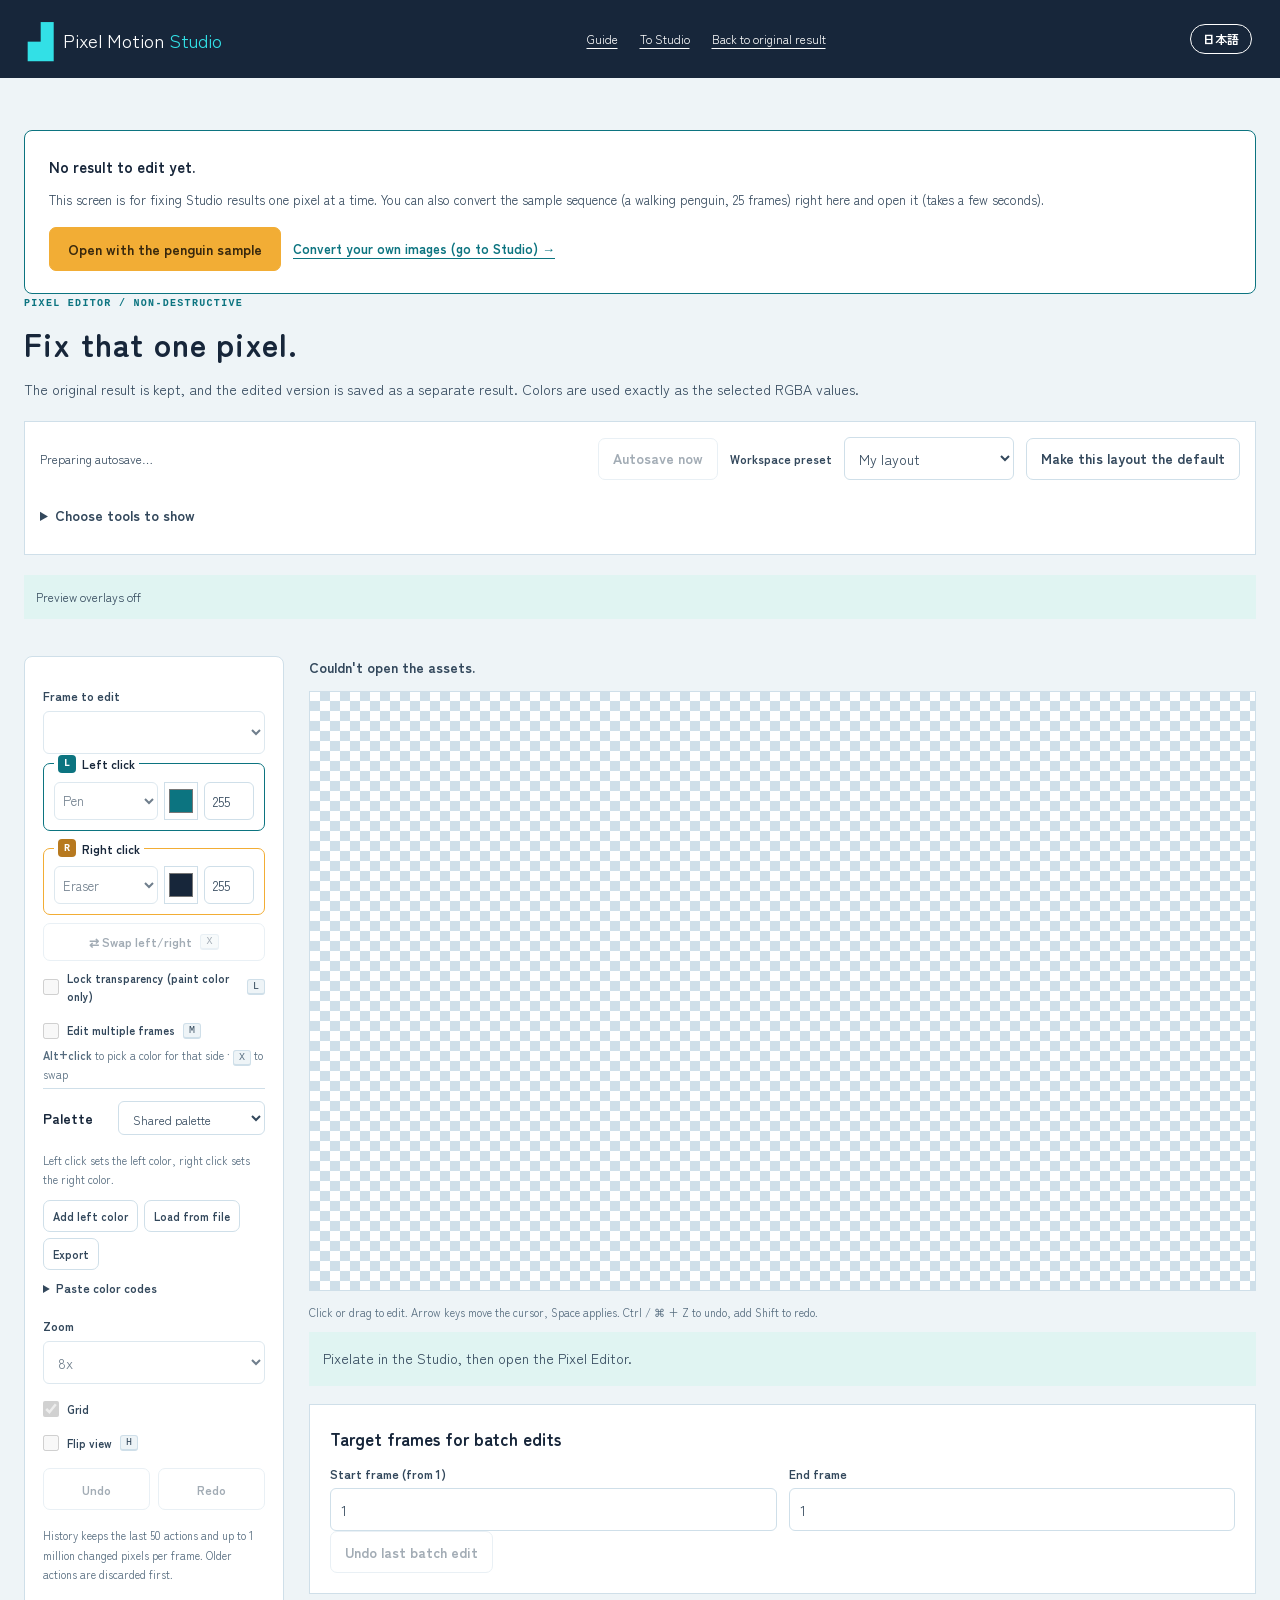
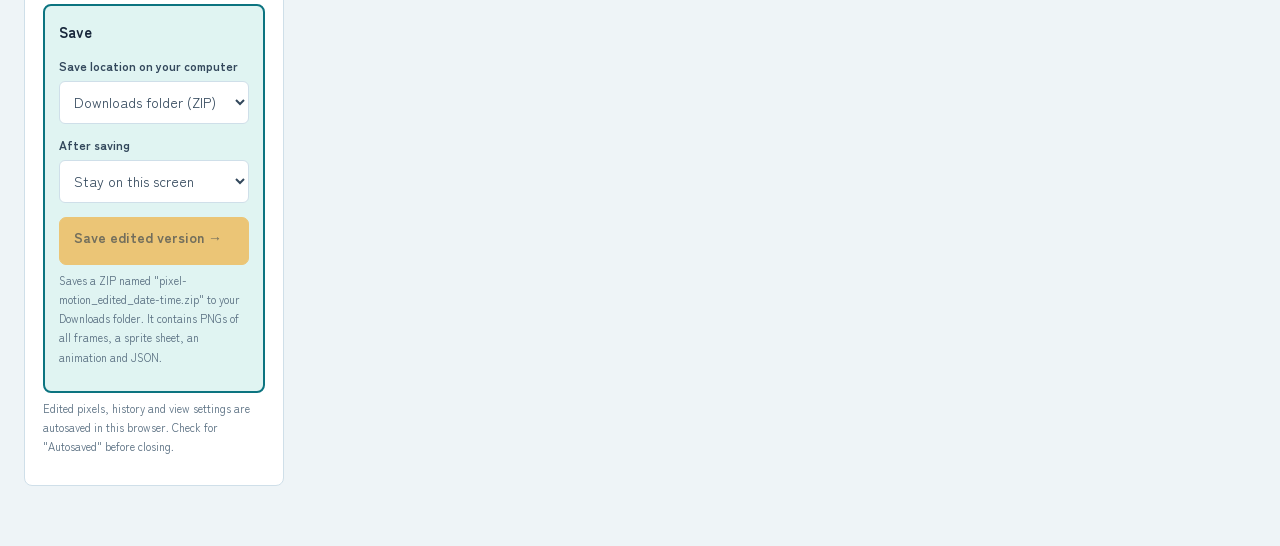
<file: studio/app/pixel-editor.html>
<!doctype html><html lang="ja"><head><meta charset="utf-8"><script src="i18n-en.js"></script><script src="i18n.js"></script><meta name="viewport" content="width=device-width,initial-scale=1"><title>1ドット修正 | Pixel Motion Studio</title><link rel="stylesheet" href="styles.css"><link rel="stylesheet" href="pixel-editor.css"><script src="local-api.js" defer></script><script src="edit-ops.js" defer></script><script src="pixel-editor.js" defer></script><script src="studio-tools.js" defer></script><script src="editor-extras.js" defer></script></head><body><header class="top"><a class="brand" href="../" aria-label="Pixel Motion Studio について"><span class="brand-mark" aria-hidden="true">▟</span><span>Pixel Motion <b>Studio</b></span></a><a href="guide.html#editor">使い方</a><a href="index.html">制作画面へ</a><a id="original" href="/">元の結果へ</a></header><main class="pixel-editor"><p class="eyebrow">PIXEL EDITOR / NON-DESTRUCTIVE</p><h1>気になる1ドットを、直す。</h1><p>元の変換結果を残し、修正版を別の結果として保存します。色は選んだRGBA値をそのまま使用します。</p><div class="project-bar"><span id="autosaveStatus" role="status">自動保存を準備中…</span><button id="persistNow">今すぐ自動保存</button><label for="workspacePreset">作業セット</label><select id="workspacePreset"><option value="custom">自分の構成</option><option value="draw">ドット修正</option><option value="motion">アニメ確認</option><option value="batch">まとめて修正</option></select><button id="saveToolset">この構成を初期セットに</button><details class="toolbox"><summary>表示するツールを選ぶ</summary><label><input id="show-coordinates" type="checkbox">座標入力</label><label><input id="show-motion" type="checkbox">アニメ確認</label><label><input id="show-color" type="checkbox">一括色変更</label><label><input id="show-transfer" type="checkbox">修正の転送候補</label><label><input id="show-reference" type="checkbox">参照画像（元のイラスト）</label><label><input id="show-colorcheck" type="checkbox">色のチェック（パレット外・少数色）</label><p>パネルを閉じても、効果や編集内容は解除されません。</p></details></div><p id="activeTools" class="active-tools"></p><button id="stopReview" hidden>確認再生を停止する</button><nav id="toolShortcuts" aria-label="開いているツールへの移動"></nav><div class="edit-layout"><aside class="edit-controls"><label for="frame">編集するコマ</label><select id="frame" disabled></select><div class="slots"><fieldset class="slot slot-l"><legend><span class="slot-key" aria-hidden="true">L</span>左クリック</legend><label class="sr" for="tool">左クリックの道具</label><select id="tool"><option value="pen" selected>ペン</option><option value="erase">消しゴム</option><option value="pick">スポイト</option><option value="fill">塗りつぶし</option><option value="select">範囲選択</option></select><label class="sr" for="color">左クリックの色</label><input id="color" type="color" value="#0c7480"><label class="sr" for="alpha">左クリックの不透明度（0〜255）</label><input id="alpha" type="number" min="0" max="255" value="255" title="不透明度（0〜255）"></fieldset><fieldset class="slot slot-r"><legend><span class="slot-key" aria-hidden="true">R</span>右クリック</legend><label class="sr" for="toolR">右クリックの道具</label><select id="toolR"><option value="pen">ペン</option><option value="erase" selected>消しゴム</option><option value="pick">スポイト</option><option value="fill">塗りつぶし</option><option value="select">範囲選択</option></select><label class="sr" for="colorR">右クリックの色</label><input id="colorR" type="color" value="#17263a"><label class="sr" for="alphaR">右クリックの不透明度（0〜255）</label><input id="alphaR" type="number" min="0" max="255" value="255" title="不透明度（0〜255）"></fieldset><button id="swapSlots" type="button" class="slot-swap">⇄ 左右を入れ替え <kbd>X</kbd></button></div><label class="check lock-alpha" title="透明なところには描かず、描いたところの不透明度も変えません。形を崩さずに色だけ直せます。"><input id="lockAlpha" type="checkbox">透明部分を保護（色だけ塗る） <kbd>L</kbd></label><label class="check" title="ペン・消しゴム・塗りつぶしを、指定したコマの同じ位置にも入れます。"><input id="multiEdit" type="checkbox">複数コマを同時に直す <kbd>M</kbd></label><div id="multiRow" class="multi-row" hidden><div class="tool-fields"><div><label for="multiStart">開始コマ</label><input id="multiStart" type="number" min="1" value="1"></div><div><label for="multiEnd">終了コマ</label><input id="multiEnd" type="number" min="1" value="1"></div></div><p id="multiNote" class="hint"></p></div><p class="hint slot-hint" title="スポイトで取った色は、もう片方がペンならそちらに入ります。右の数字は不透明度（0〜255）です。"><b>Alt＋クリック</b>でその側の色を取る · <kbd>X</kbd>で入れ替え</p><section class="palette-box" aria-labelledby="paletteTitle"><div class="palette-head"><h2 id="paletteTitle">パレット</h2><select id="paletteSource" aria-label="パレットの種類"><option value="source">共通パレット</option><option value="frame">このコマの色</option><option value="mine">マイパレット</option></select></div><div id="swatches" role="group" aria-label="パレットの色"></div><p class="hint" id="paletteHint">左クリックで左の色、右クリックで右の色に入ります。</p><div class="palette-actions"><button id="addToPalette" type="button">左の色を追加</button><button id="removeFromPalette" type="button" hidden>左の色を外す</button><button id="importPalette" type="button">ファイルから読む</button><button id="exportPalette" type="button">書き出す</button><input id="paletteFile" type="file" accept=".hex,.gpl,.txt,.pal" hidden></div><details class="palette-paste"><summary>色コードを貼り付けて読む</summary><textarea id="palettePaste" rows="3" aria-label="色コード" placeholder="#1a1c2c #5d275d #b13e53 …（Lospecの .hex や .gpl の中身もそのまま貼れます）"></textarea><button id="applyPaste" type="button">マイパレットにする</button></details></section><label for="zoomEdit">表示倍率</label><select id="zoomEdit"><option value="4">4倍</option><option value="8" selected>8倍</option><option value="12">12倍</option><option value="16">16倍</option></select><label class="check"><input id="editGrid" type="checkbox" checked>グリッド</label><label class="check" title="表示だけを左右反転します。PNGの絵は変わりません。"><input id="flipView" type="checkbox">画面だけ左右反転 <kbd>H</kbd></label><div class="edit-actions"><button id="undo" disabled>元に戻す</button><button id="redo" disabled>やり直す</button></div><p class="hint">履歴は各コマの直近50操作・変更100万画素まで。古い操作から破棄します。</p><section id="panel-coordinates" hidden><h2>座標を指定して修正</h2><label for="x">X（0始まり）</label><input id="x" type="number" min="0" value="0"><label for="y">Y（0始まり）</label><input id="y" type="number" min="0" value="0"><button id="applyPixel" disabled>この1ドットに適用</button></section><section class="save-box" aria-labelledby="saveTitle"><h2 id="saveTitle">保存</h2><label for="saveTarget">パソコンの保存先</label><select id="saveTarget"><option value="zip">ダウンロードフォルダ（ZIP）</option><option value="folder">フォルダを選ぶ</option><option value="none">保存しない（ブラウザ内だけ）</option></select><div id="folderRow" class="folder-row" hidden><span id="folderName">未選択</span><button id="pickFolder" type="button">選ぶ</button></div><label for="afterSave">保存したあと</label><select id="afterSave"><option value="stay">この画面で続ける</option><option value="studio">制作画面へ移動して確認</option></select><button id="saveEdits" class="primary" disabled>修正版を保存 →</button><p class="hint" id="saveHint">全コマを原寸・減色なしで書き出し、上の保存先に置きます。元の変換結果は残ります。</p></section><p class="hint">編集中の画素・履歴・表示設定は、このブラウザに自動保存されます。「自動保存済み」を確認してから閉じてください。</p></aside><section class="edit-preview"><p id="editMeta">素材を読み込み中…</p><div id="selBar" class="sel-bar" hidden><span id="selInfo"></span><span class="sel-arrows" role="group" aria-label="選んだ部分を1pxずつ動かす"><button type="button" data-move="-1,0" aria-label="左へ1px">←</button><button type="button" data-move="0,-1" aria-label="上へ1px">↑</button><button type="button" data-move="0,1" aria-label="下へ1px">↓</button><button type="button" data-move="1,0" aria-label="右へ1px">→</button></span><button id="selCommit" type="button">確定 <kbd>Enter</kbd></button><button id="selCancel" type="button">取り消し <kbd>Esc</kbd></button><button id="selClear" type="button">中身を消す <kbd>Del</kbd></button></div><div class="edit-scroll"><div id="canvasWrap"><canvas id="pixelCanvas" tabindex="0" aria-label="ドット編集面。矢印キーで座標を移動、スペースで適用"></canvas><canvas id="refOverlay" aria-hidden="true" hidden></canvas><canvas id="reviewOverlay" aria-hidden="true"></canvas><canvas id="checkOverlay" aria-hidden="true" hidden></canvas><canvas id="selOverlay" aria-hidden="true" hidden></canvas></div><figure id="refSideWrap" class="ref-side" hidden><figcaption>元のイラスト</figcaption><canvas id="refSide" aria-label="このコマの元のイラスト"></canvas></figure></div><p class="hint">クリック・ドラッグで修正。矢印キーで座標を移動、スペースで適用。Ctrl / ⌘ + Zで元に戻す、Shift併用でやり直す。</p><p id="editStatus" role="status" aria-live="polite">入力を確認しています。</p><div id="savedLinks"></div>
<section id="panel-motion" class="tool-panel" hidden><h2>アニメ確認</h2><p>確認用の表示です。重ねたコマやガイドはPNGに入りません。</p><label class="check"><input id="onionEnabled" type="checkbox">前後コマを重ねる（前：赤 / 後：青）</label><label for="onionOpacity">重ねる濃さ（0〜80%）</label><input id="onionOpacity" type="number" min="0" max="80" value="25"><div class="tool-fields"><div><label for="onionBefore">前のコマを何枚</label><input id="onionBefore" type="number" min="0" max="3" value="1"></div><div><label for="onionAfter">後のコマを何枚</label><input id="onionAfter" type="number" min="0" max="3" value="1"></div><div><label for="onionFixed">いつも重ねるコマ（緑）</label><input id="onionFixed" type="number" min="0" value="0" title="0 は使わない"></div></div><p class="hint">離れたコマほど薄く重ねます。「いつも重ねるコマ」は、どのコマを開いていても緑で重ねます（0で使わない）。基準のポーズと比べるときに。</p><label class="check"><input id="loopCheck" type="checkbox" checked>最初と最後のコマもつなげて比較</label><label class="check"><input id="guidesEnabled" type="checkbox">足元・中心線を表示</label><div class="tool-fields"><div><label for="baseline">足元のY</label><input id="baseline" type="number" min="0"></div><div><label for="pivot">中心のX</label><input id="pivot" type="number" min="0"></div><div><label for="reviewFps">確認再生のFPS</label><input id="reviewFps" type="number" value="12" min="1" max="60"></div></div><p class="hint">確認再生を動かしたまま描けます。直した画素は、次にそのコマが来たときから動きに出ます。</p><button id="playReview">確認再生</button><output id="reviewFrame"></output><div class="review-stage"><canvas id="animationReview" aria-label="編集結果の確認再生"></canvas></div></section>
<section id="panel-reference" class="tool-panel" hidden><h2>参照画像</h2><p>このコマの元のイラスト（ドット化する前の画像）を、同じ位置に合わせて見せます。表示だけで、PNGには入りません。</p><label for="refMode">見せ方</label><select id="refMode"><option value="side">横に並べる</option><option value="overlay">重ねる</option><option value="off">表示しない</option></select><label for="refOpacity">重ねる濃さ <output id="refOpacityOut">40</output>%</label><input id="refOpacity" type="range" min="10" max="90" step="5" value="40"><p id="refInfo" class="hint">元のイラストを読み込んでいます…</p></section>
<section id="panel-colorcheck" class="tool-panel" hidden><h2>色のチェック</h2><p>AIの変換で混じった、にじみの中間色を探します。見つけた画素は画面上で<b>黄色い枠</b>で囲みます。</p><label for="ccBasis">探すもの</label><select id="ccBasis"><option value="rare">使われている数が少ない色</option><option value="near">似た色（まとめられる色）</option><option value="palette">パレットにない色</option></select><div id="ccRareRow"><label for="ccRare">この画素数以下の色を探す</label><input id="ccRare" type="number" min="1" max="999" value="3"></div><div id="ccNearRow" hidden><label for="ccNear">この差までの色を、よく使われている方にまとめる（RGBの差）</label><input id="ccNear" type="number" min="1" max="100" value="12"></div><p id="ccPaletteNote" class="hint" hidden>左の「パレット」で選んでいる色（共通パレットかマイパレット）にない色を探します。パレットのうち、調べたコマで使われていない色も一覧にします。</p><label class="check"><input id="ccAll" type="checkbox" checked>全コマを調べる（外すとこのコマだけ）</label><div class="cc-actions"><button id="ccFind" type="button">探す</button><button id="ccClear" type="button" disabled>枠を消す</button></div><div id="ccResult" class="cc-result"></div><button id="ccFix" type="button" disabled>近い色に置き換える候補を見る</button><p class="hint">置き換えは「適用前の確認」で、コマごとに選んでから適用します。不透明度は変えません。</p></section>
<section class="batch-range"><h2>まとめて修正する対象</h2><div class="tool-fields"><div><label for="rangeStart">開始コマ（1始まり）</label><input id="rangeStart" type="number" value="1" min="1"></div><div><label for="rangeEnd">終了コマ</label><input id="rangeEnd" type="number" value="1" min="1"></div></div><button id="undoBatch" disabled>直前の一括修正を取り消す</button></section>
<section id="panel-color" class="tool-panel" hidden><h2>一括色変更</h2><p>指定RGBと完全に一致する不透明・半透明画素が対象です。透明度は変えません。</p><div class="tool-fields"><div><label for="replaceFrom">変更する色</label><input id="replaceFrom" type="color" value="#0c7480"></div><div><label for="replaceTo">変更後の色</label><input id="replaceTo" type="color" value="#f2ad35"></div></div><button id="usePickedColor">スポイトの色を変更元に使う</button><label class="check"><input id="protectRegion" type="checkbox">指定した長方形は変更しない（全対象コマに共通）</label><div class="tool-fields"><div><label for="protectX">保護X</label><input id="protectX" type="number" min="0" value="0"></div><div><label for="protectY">保護Y</label><input id="protectY" type="number" min="0" value="0"></div><div><label for="protectW">保護幅</label><input id="protectW" type="number" min="1" value="1"></div><div><label for="protectH">保護高さ</label><input id="protectH" type="number" min="1" value="1"></div></div><button id="previewColor">色変更の候補を確認</button></section>
<section id="panel-transfer" class="tool-panel" hidden><h2>修正の転送候補</h2><p>現在のコマの直前の修正を、他の対象コマへ提案します。変更前のRGBAが全点一致するコマだけが対象です。部位の自動認識ではありません。</p><div class="tool-fields"><div><label for="transferX">転送先の横移動（px）</label><input id="transferX" type="number" value="0" min="-4096" max="4096"></div><div><label for="transferY">転送先の縦移動（px）</label><input id="transferY" type="number" value="0" min="-4096" max="4096"></div></div><p class="hint">同じ移動量を対象コマすべてに使用します。異なる角度・変形には対応しません。</p><button id="previewTransfer">転送候補を確認</button></section>
<section id="planReview" class="tool-panel" hidden><h2>適用前の確認</h2><p>採用するコマにチェックを入れてください。まだ元の画素は変更していません。</p><div id="planList"></div><button id="applyPlans" disabled>選んだ候補を適用</button></section></section></div></main></body></html>
</file>
<file: studio/app/styles.css>
/* Hallmark · pre-emit critique: P4 H4 E4 S5 R4 V4 */
@font-face{font-family:StudioBody;src:url('../fonts/body.woff2');font-display:swap}@font-face{font-family:StudioBody;src:url('../fonts/bold.woff2');font-weight:700;font-display:swap}@font-face{font-family:StudioTitle;src:url('../fonts/title.woff2');font-weight:700;font-display:swap}
:root{--base:#eef4f7;--paper:#fff;--ink:#33485c;--strong:#17263a;--muted:#566c7f;--line:#cfdfE9;--teal:#0c7480;--teal-light:#e0f4f2;--bright:#32e0e6;--warm:#f2ad35;--warm-ink:#38280d;--check-a:#e8eef1;--check-b:#f7fafb;--stage-dark:#263548;--stage-dark-alt:#304055;--danger:#ab3737;--grid:rgba(23,38,58,.22);--body:StudioBody,'Yu Gothic',sans-serif;--title:StudioTitle,StudioBody,sans-serif;--mono:Consolas,monospace}
*{box-sizing:border-box}html,body{margin:0;overflow-x:clip}html{scroll-behavior:smooth}body{background:var(--base);color:var(--ink);font-family:var(--body);font-size:14px;line-height:1.65}button,input,select{font:inherit;color:inherit}button,a,select,input{touch-action:manipulation}button,a{ -webkit-tap-highlight-color:transparent}a{color:var(--teal);text-underline-offset:4px}button,a{white-space:nowrap}button{cursor:pointer}button:disabled{cursor:default;opacity:.45}button:focus-visible,a:focus-visible,input:focus-visible,select:focus-visible,summary:focus-visible{outline:3px solid var(--teal);outline-offset:3px}h1,h2,h3,p{margin:0}h1,h2,h3{color:var(--strong);font-family:var(--title);font-style:normal;overflow-wrap:anywhere;min-width:0}h1{font-size:32px;letter-spacing:.03em;margin:5px 0 6px}h2{font-size:17px}h3{font-size:14px}button{border:1px solid var(--line);border-radius:7px;background:var(--paper);min-height:42px;padding:8px 14px;font-weight:700}input[type=number],select{width:100%;height:43px;border:1px solid var(--line);border-radius:6px;background:var(--paper);padding:8px 10px;min-width:0}input[type=checkbox]{accent-color:var(--teal);width:16px;height:16px;margin:0;flex:0 0 auto}input[type=range]{accent-color:var(--teal);min-width:0;cursor:pointer}label{display:block;font-size:12px;font-weight:700;margin:11px 0 5px}summary{cursor:pointer;font-weight:700;min-height:44px;padding:12px 0}small{font-size:11px}main{max-width:1600px;margin:auto;padding:0 28px}.top{height:66px;background:var(--strong);color:var(--paper);display:flex;align-items:center;gap:22px;padding:0 28px}.top a{color:var(--paper);font-size:12px}.top .brand{font-size:19px;text-decoration:none;display:flex;align-items:center;gap:10px;margin-right:auto}.brand b{color:var(--bright);font-weight:400}.brand-mark{color:var(--bright);font-size:33px}.local{font:10px var(--mono);letter-spacing:1px;display:flex;gap:9px;align-items:center}.local i,.live-dot{display:inline-block;width:7px;height:7px;background:var(--teal);border-radius:50%}.local i{background:var(--bright)}.intro{display:flex;justify-content:space-between;gap:20px;align-items:center;padding:26px 0 25px}.eyebrow{font:10px var(--mono);letter-spacing:1.3px;color:var(--teal);font-weight:700}.intro>div>p:last-child{font-size:13px}.engine-note{font-size:12px;text-align:right}.engine-note small{display:block;color:var(--muted);margin-top:6px}.engine-note strong{margin-left:6px}.engine-note .live-dot{margin-right:6px}.workspace{display:grid;grid-template-columns:285px minmax(0,1fr);border:1px solid var(--line);background:var(--paper);border-radius:10px;overflow:clip}.settings{padding:22px;border-right:1px solid var(--line)}.section-label{display:flex;align-items:center;gap:10px}.section-label>span{font:11px var(--mono);color:var(--teal);background:var(--teal-light);padding:5px;border-radius:3px}.dropzone{position:relative;display:flex;flex-direction:column;align-items:center;justify-content:center;gap:3px;height:120px;border:1px dashed var(--teal);background:var(--teal-light);border-radius:8px;margin:17px 0 12px;cursor:pointer;text-align:center}.dropzone strong{font-size:12px}.dropzone>span:last-of-type{font-size:10px;font-weight:400}.dropzone input{position:absolute;inset:0;opacity:0;width:100%;height:100%;cursor:pointer}.dropzone:focus-within{outline:3px solid var(--teal);outline-offset:3px}.upload-icon{font-size:24px;line-height:1.2;color:var(--teal)}.sample-row{display:grid;grid-template-columns:minmax(0,1fr) auto;gap:5px}.sample-row label{grid-column:1/-1;margin:0}.sample-row select{font-size:11px;padding:4px}.sample-row button{font-size:11px;padding:7px}.settings-heading{margin:24px 0 14px;padding-top:20px;border-top:1px solid var(--line)}.hint{font-size:11px;color:var(--muted);line-height:1.75;margin:6px 0 10px}.two-fields{display:grid;grid-template-columns:minmax(0,1fr) minmax(0,1fr);gap:10px}.check{display:flex;align-items:center;gap:8px;font-size:11px;margin:16px 0 6px}.primary{background:var(--warm);border-color:var(--warm);color:var(--warm-ink);width:100%;margin-top:11px;display:flex;justify-content:space-between;min-height:48px}.primary:disabled{opacity:.65}.secondary{background:var(--paper)}#cancel{width:100%;margin-top:8px}.status{font-size:11px;color:var(--muted);padding-top:12px;overflow-wrap:anywhere}.status.error{color:var(--danger)}progress{width:100%;height:6px;accent-color:var(--teal);margin-top:10px}.editor{min-width:0}.editor-toolbar{display:flex;align-items:center;justify-content:space-between;gap:10px;flex-wrap:wrap;padding:18px 22px;border-bottom:1px solid var(--line)}.view-controls{display:flex;align-items:center;gap:10px}.view-controls>label{margin:0}.view-controls .check{margin:0}.view-controls select{width:82px;height:34px;font-size:12px;padding:4px 7px}.icon-button{min-height:34px;padding:0 10px;font-size:20px}.comparison{display:grid;grid-template-columns:minmax(0,1fr) minmax(0,1fr)}.preview:first-child{border-right:1px solid var(--line)}.preview-caption{display:flex;justify-content:space-between;gap:8px;padding:12px 18px;font-size:11px}.preview-caption strong{font-weight:700}.preview-caption span{font-family:var(--mono);color:var(--muted)}.stage{height:355px;overflow:auto;display:flex;align-items:safe center;justify-content:safe center;padding:12px;background:conic-gradient(var(--check-a) 25%,var(--check-b) 0 50%,var(--check-a) 0 75%,var(--check-b) 0) 0 0/16px 16px;position:relative}.stage.dark{--check-a:var(--stage-dark);--check-b:var(--stage-dark-alt)}#before{max-height:100%;max-width:100%;object-fit:contain}#pixelWrap{position:relative;flex-shrink:0;line-height:0}#after{image-rendering:pixelated;display:block;max-width:none}.pixel-grid{position:absolute;inset:0;display:none;pointer-events:none;background-image:linear-gradient(to right,var(--grid) 1px,transparent 1px),linear-gradient(to bottom,var(--grid) 1px,transparent 1px);background-size:var(--pixel) var(--pixel)}.show-grid .pixel-grid{display:block}.empty{text-align:center;color:var(--muted);max-width:280px;padding:20px}.empty b{font-family:var(--title);display:block;font-size:17px;color:var(--strong);margin-bottom:9px}.empty p{font-size:12px}.empty-pixel{display:block;color:var(--teal);font-size:36px;margin-bottom:10px}.result-strip{background:var(--teal-light);padding:10px 20px;font-size:11px;color:var(--teal);display:flex;justify-content:space-between;gap:10px}.muted{color:var(--muted)}.transport{display:flex;align-items:center;justify-content:space-between;padding:16px 22px;gap:12px}.transport>div{display:flex;align-items:center;gap:14px;flex:1;min-width:0}.play{min-width:87px;color:var(--teal);border-color:var(--teal)}#frameLabel{font:12px var(--mono);white-space:nowrap;min-width:45px}#scrub{width:100%;max-width:420px}#timing{font:11px var(--mono);white-space:nowrap}.frames-header{display:flex;justify-content:space-between;gap:10px;align-items:center;padding:0 22px}.frames-header h3 span{font:12px var(--mono);color:var(--muted);margin-left:7px}.frames-header>div{display:flex;gap:5px}.small-button{font-size:10px;padding:5px 8px;min-height:32px}.filmstrip{display:flex;gap:8px;overflow-x:auto;padding:12px 22px 20px;min-height:140px;align-items:start}.filmstrip>p{font-size:11px;color:var(--muted);padding:28px 0}.frame{width:76px;min-width:76px;padding:3px 3px 4px;border:1px solid var(--line);border-radius:5px;background:var(--base);position:relative}.frame img{height:78px;max-width:100%;object-fit:contain;display:block;margin:auto;image-rendering:pixelated}.frame span{display:block;font:10px var(--mono);padding-top:5px}.frame[aria-pressed=true]{border:2px solid var(--teal);background:var(--teal-light);padding:2px 2px 3px}.export-area{border-top:1px solid var(--line);display:flex;justify-content:space-between;gap:20px;align-items:center;padding:20px 22px;flex-wrap:wrap}.export-area h2{font-size:16px;margin:3px 0}.export-area p:last-child{font-size:11px;color:var(--muted)}.export-links{display:flex;gap:6px;flex-wrap:wrap;align-items:center}.export-links a,.disabled-export{display:inline-block;padding:9px 12px;border:1px solid var(--line);border-radius:5px;font-size:11px;text-decoration:none;font-weight:700}.disabled-export{color:var(--muted);opacity:.5}.export-links a:last-child{background:var(--teal);color:var(--paper);border-color:var(--teal)}.palette{display:flex;gap:4px;flex-wrap:wrap;align-items:center;padding:0 22px 18px}.palette span{width:18px;height:18px;border:1px solid var(--line);border-radius:3px}.palette p{font-size:11px;margin-right:8px}.editor details{margin:0 22px 18px;font-size:11px}.editor pre{font:11px/1.7 var(--mono);max-height:240px;overflow:auto;white-space:pre-wrap;overflow-wrap:anywhere;background:var(--base);padding:15px}.guide{display:grid;grid-template-columns:minmax(0,1fr) minmax(0,1fr);gap:60px;padding:60px 28px 42px}.guide h2{font-size:26px;line-height:1.65;margin:10px 0 14px}.guide p{font-size:13px;line-height:1.9}.guide a{display:block;font-size:12px;margin-top:12px;max-width:100%;white-space:normal}.workflow{list-style:none;padding:0;margin:0;display:flex;flex-direction:column;gap:23px}.workflow li{display:flex;gap:16px}.workflow li>span{flex:0 0 28px;height:28px;font:13px var(--mono);display:grid;place-items:center;background:var(--teal);color:var(--paper);border-radius:3px}.workflow h3{font-size:16px;margin-bottom:5px}.workflow p{font-size:12px}.notes{border-top:1px solid var(--line);margin:0 28px 35px}.notes details{border-bottom:1px solid var(--line);padding:5px 0;font-size:12px}.notes p{margin:0 0 15px;max-width:960px;line-height:1.9}.notes a{display:block;margin-bottom:12px}footer{max-width:1544px;margin:auto;border-top:1px solid var(--line);padding:20px 28px;display:flex;justify-content:space-between;gap:12px;flex-wrap:wrap;color:var(--muted);font-size:10px}[hidden]{display:none!important}
@media(min-width:1450px){.stage{height:415px}.workspace{grid-template-columns:310px minmax(0,1fr)}}
@media(max-width:1050px){main{padding:0 18px}.workspace{grid-template-columns:260px minmax(0,1fr)}.settings{padding:18px}.editor-toolbar{padding:16px}.stage{height:315px}.intro .engine-note{display:none}.result-strip{flex-wrap:wrap}.preview-caption{padding:10px;font-size:10px}.editor-toolbar .section-label h2{font-size:15px}.guide{gap:35px;padding:40px 12px}}
@media(max-width:760px){main{padding:0 12px}.top{height:58px;padding:0 15px}.top .brand{font-size:16px}.top>a:last-child{display:none}.local{font-size:8px;letter-spacing:0}.intro{padding:24px 5px 20px}.intro h1{font-size:26px}.intro>div>p:last-child{font-size:11px}.workspace{grid-template-columns:minmax(0,1fr)}.settings{border-right:0;border-bottom:1px solid var(--line);padding:20px}.dropzone{height:90px}.settings-heading{margin-top:18px;padding-top:17px}.settings>.hint{max-width:600px}.editor-toolbar{padding:16px;align-items:start;flex-direction:column}.view-controls{align-self:flex-end}.stage{height:275px;padding:6px}.empty{padding:10px}.empty b{font-size:14px}.empty p{font-size:10px}.preview-caption{flex-direction:column;gap:0}.transport{padding:14px 12px}.transport>div{gap:8px}.play{min-width:72px;font-size:12px;padding:7px}.frames-header{padding:0 12px;align-items:start;flex-direction:column}.frames-header>div{align-self:flex-end}.filmstrip{padding-left:12px;padding-right:12px}.export-area{padding:18px 16px;gap:10px}.guide{grid-template-columns:minmax(0,1fr);padding:38px 10px;gap:30px}.guide h2{font-size:24px}.guide p{font-size:12px}.notes{margin:0 10px 25px}footer{padding:18px 22px;flex-direction:column}.result-strip{padding:9px 12px;font-size:10px}.export-links a,.disabled-export{padding:8px 10px}#timing{font-size:9px}.local{display:none}.guide>div>p br{display:none}}
@media(prefers-reduced-motion:reduce){html{scroll-behavior:auto}}

/* Shared navigation: keep documentation reachable on narrow screens. */
.top{height:auto;min-height:66px;flex-wrap:wrap;padding-top:12px;padding-bottom:12px;row-gap:10px}@media(max-width:760px){.top>a:last-child{display:block}.top{gap:12px}.top .brand{flex-basis:100%}}

#compare{width:100%;margin-top:10px}.size-result{padding:14px 22px;background:var(--teal-light);font-size:12px;line-height:1.8}.candidates{padding:20px;border-top:1px solid var(--line)}.candidates>p{font-size:12px;margin:10px 0 16px}.candidate-cards{display:grid;grid-template-columns:repeat(3,minmax(0,1fr));gap:12px}.candidate{min-width:0;padding:12px;border:1px solid var(--line);border-radius:6px}.candidate>p{font-size:11px;line-height:1.8}.candidate-image{height:275px;overflow:auto;background:var(--base);margin:12px 0}.candidate-image img{image-rendering:pixelated;max-width:none;display:block;margin:auto}.candidate button{width:100%;margin-top:10px;white-space:normal}.candidate a{display:block;font-size:11px;margin-top:10px;white-space:normal}@media(max-width:1050px){.candidate-cards{grid-template-columns:1fr}.candidate-image{height:260px}}
/* コマを作る指示文 */
.agent-prompt{padding:46px 28px 40px;border-top:1px solid var(--line)}
.agent-head{display:flex;justify-content:space-between;align-items:end;gap:20px;flex-wrap:wrap;margin-bottom:18px}
.agent-head>div{max-width:760px}
.agent-head h2{font-size:24px;margin:8px 0 10px}
.agent-head p{font-size:13px;line-height:1.9}
.copy-prompt{background:var(--warm);color:var(--warm-ink);border-color:var(--warm);min-width:180px;flex:0 0 auto;box-shadow:0 2px 0 var(--line)}
#agentPrompt{margin:0;background:var(--paper);border:1px solid var(--line);border-radius:8px;padding:22px 24px;font:12px/2 var(--mono);color:var(--strong);white-space:pre-wrap;overflow-wrap:anywhere;max-height:430px;overflow:auto}
.agent-notes{margin-top:22px;background:var(--teal-light);border-radius:8px;padding:20px 24px}
.agent-notes h3{font-size:14px;margin-bottom:10px}
.agent-notes ul{margin:0;padding-left:20px}
.agent-notes li{font-size:13px;line-height:1.95;margin-bottom:7px}
.agent-foot{font-size:12px;color:var(--muted);margin-top:12px}
@media(max-width:600px){.agent-prompt{padding:34px 0 30px}.copy-prompt{width:100%}#agentPrompt{padding:16px;font-size:11px}.agent-notes{padding:16px}}
/* 2つの作り方の比較 */
.route-compare{margin-bottom:26px}
.route-compare table{width:100%;border-collapse:collapse;background:var(--paper);border:1px solid var(--line);border-radius:8px;overflow:hidden;font-size:13px}
.route-compare th,.route-compare td{padding:11px 14px;text-align:left;border-bottom:1px solid var(--line)}
.route-compare thead th{background:var(--teal-light);color:var(--strong);font-size:12px}
.route-compare tbody th{font-weight:700;color:var(--strong);width:34%}
.route-compare td.good{color:var(--teal);font-weight:700}
.route-compare td.bad{color:var(--danger);font-weight:700}
.route-compare tr:last-child th,.route-compare tr:last-child td{border-bottom:0}
.route-note{font-size:12px;line-height:1.9;color:var(--muted);margin-top:11px}

/* それぞれの指示文 */
.route{background:var(--paper);border:1px solid var(--line);border-radius:8px;padding:22px 24px;margin-bottom:18px}
.route-main{border-color:var(--teal)}
.route-head{display:flex;justify-content:space-between;align-items:start;gap:20px;flex-wrap:wrap;margin-bottom:14px}
.route-head>div{max-width:720px}
.route-head h3{font-size:19px;margin:6px 0 9px}
.route-head p{font-size:13px;line-height:1.9}
.route-tag{font:10px var(--mono);letter-spacing:1px;color:var(--teal);font-weight:700}
.route pre{margin:0;background:var(--base);border:1px solid var(--line);border-radius:7px;padding:20px 22px;font:12px/2 var(--mono);color:var(--strong);white-space:pre-wrap;overflow-wrap:anywhere;max-height:420px;overflow:auto}
.route-foot{font-size:12px;line-height:1.9;color:var(--muted);margin-top:13px}
.route-alt>summary{font-size:16px;font-family:var(--title);color:var(--strong);padding:0 0 4px}
.route-alt[open]>summary{margin-bottom:12px}

/* Xの共有とお願い */
.share-x{margin-top:14px;background:var(--teal-light);border-radius:7px;padding:15px 18px}
.share-x p{font-size:13px;line-height:1.9}
.share-x a{margin-left:8px;font-weight:700;white-space:nowrap}
.share-ask{font-size:12px;color:var(--muted);margin-top:6px}
.share-note{font-size:12px;margin-top:6px;padding:6px 8px;border-left:3px solid var(--accent,#c96);background:rgba(0,0,0,.03)}

@media(max-width:600px){
 .route{padding:16px}
 .route pre{padding:14px;font-size:11px}
 .route-compare th,.route-compare td{padding:9px 10px;font-size:12px}
 .route-compare tbody th{width:40%}
 .share-x{padding:13px}
}
/* 画像を入れる場所の状態 */
.dropzone{height:auto;min-height:120px;padding:12px 10px;transition:border-color .15s,background-color .15s,box-shadow .15s}
.dropzone #dropNote{font-size:10px;font-weight:400;white-space:normal;line-height:1.6;max-width:100%}
.dropzone.is-over{border:2px solid var(--teal);background:#c9ece8;box-shadow:0 0 0 4px rgba(12,116,128,.15)}
.dropzone.is-loaded{border-style:solid;background:var(--paper)}
.dropzone.is-loaded .upload-icon,.dropzone.is-busy .upload-icon{display:none}
.dropzone.is-loaded #dropTitle{color:var(--teal)}
.dropzone.is-error{border:2px solid var(--danger);background:#fbeeee}
.dropzone.is-error #dropTitle{color:var(--danger)}
.dropzone.is-error #dropNote{color:var(--danger);font-weight:700;font-size:11px}
.dropzone.is-busy{border-style:solid;cursor:progress}
.dropzone.is-busy #dropTitle::before{content:"";display:inline-block;width:11px;height:11px;margin-right:7px;vertical-align:-1px;border:2px solid var(--teal);border-right-color:transparent;border-radius:50%;animation:drop-spin .8s linear infinite}
@keyframes drop-spin{to{transform:rotate(360deg)}}
.drop-thumbs{display:flex;flex-wrap:wrap;gap:3px;justify-content:center;margin-top:6px;pointer-events:none}
.drop-thumbs img{width:26px;height:26px;object-fit:contain;border:1px solid var(--line);border-radius:3px;background:conic-gradient(var(--check-a) 25%,var(--check-b) 0 50%,var(--check-a) 0 75%,var(--check-b) 0) 0 0/8px 8px}
.drop-thumbs b{font:10px var(--mono);align-self:center;color:var(--muted)}
@media(prefers-reduced-motion:reduce){.dropzone.is-busy #dropTitle::before{animation:none}}
.key-panel{margin:4px 0 12px;padding:12px;border:1px solid var(--line);border-radius:8px;background:var(--paper)}.key-title{margin:0 0 6px;font-weight:bold;font-size:13px}.key-row{display:flex;gap:8px;align-items:center;flex-wrap:wrap}.key-row input[type=color]{width:48px;height:36px;padding:2px;border:1px solid var(--line);background:var(--paper)}.key-row code{font-size:13px}.key-row button{font-size:12px}.key-presets{display:flex;gap:6px;flex-wrap:wrap;margin:8px 0 10px}.key-presets button{display:inline-flex;align-items:center;gap:6px;font-size:12px;padding:4px 8px}.key-presets i{display:inline-block;width:14px;height:14px;border-radius:3px;border:1px solid #0003}.key-panel input[type=range]{width:100%}
.two-fields.bg-fields{grid-template-columns:minmax(0,1fr) 84px}
.lang-toggle{margin-left:auto;padding:4px 12px;border-radius:999px;border:1px solid currentColor;background:transparent;color:inherit;font:inherit;font-size:12px;font-weight:bold;cursor:pointer;min-height:0}.lang-toggle:hover{background:#ffffff1f}
</file>
<file: studio/app/pixel-editor.css>
.pixel-editor{max-width:1350px;padding:30px 24px 60px}.pixel-editor h1{margin:8px 0}.edit-layout{display:grid;grid-template-columns:260px minmax(0,1fr);gap:25px;margin-top:25px}.edit-controls{background:var(--paper);border:1px solid var(--line);padding:18px;border-radius:8px}.edit-controls input[type=color]{width:100%;height:45px;border:1px solid var(--line);background:var(--paper)}.edit-actions{display:flex;gap:8px;margin:16px 0}.edit-actions button{flex:1;font-size:12px}.edit-controls .primary{width:100%;margin-top:20px}.edit-controls details input{margin-bottom:8px}.edit-preview{min-width:0}.edit-scroll{height:600px;overflow:auto;background:repeating-conic-gradient(var(--paper) 0% 25%,var(--line) 0% 50%) 0 / 20px 20px;border:1px solid var(--line);margin:12px 0;padding:16px}#canvasWrap{position:relative;width:max-content;line-height:0}#canvasWrap.grid:after{content:'';position:absolute;inset:0;pointer-events:none;background-image:linear-gradient(to right,#17263a44 1px,transparent 1px),linear-gradient(to bottom,#17263a44 1px,transparent 1px);background-size:var(--cell) var(--cell)}#pixelCanvas{image-rendering:pixelated;touch-action:none;cursor:crosshair;display:block}#pixelCanvas:focus-visible{outline:3px solid var(--teal)}#swatches{display:flex;gap:4px;flex-wrap:wrap;margin-top:12px}#swatches button{min-height:24px;width:24px;padding:0;border-radius:3px}#editStatus{padding:14px;background:var(--teal-light);line-height:1.8}#savedLinks a{display:block;margin:12px 0;white-space:normal}#editMeta{font-weight:bold}@media(max-width:760px){.edit-layout{grid-template-columns:1fr}.pixel-editor{padding:24px 14px}.edit-scroll{height:440px}.edit-controls{display:grid;grid-template-columns:1fr 1fr;gap:8px 14px}.edit-controls>.hint,.edit-controls>details,.edit-actions,#swatches,.edit-controls>.primary{grid-column:1/-1}.edit-controls label{align-self:center}}

.project-bar{display:flex;align-items:center;gap:12px;flex-wrap:wrap;margin:20px 0;padding:15px;background:var(--paper);border:1px solid var(--line)}.project-bar select{width:170px}.project-bar label{margin:0}.toolbox{flex-basis:100%}.toolbox label{display:inline-flex;gap:8px;align-items:center;margin:8px 20px 8px 0}.toolbox p,.active-tools{font-size:12px}.active-tools{background:var(--teal-light);padding:12px}.save-error{color:#a52a2a}.tool-panel,.batch-range{background:var(--paper);padding:20px;border:1px solid var(--line);margin:18px 0}.tool-panel p{font-size:12px;margin:10px 0;line-height:1.8}.tool-fields{display:grid;grid-template-columns:repeat(2,minmax(0,1fr));gap:12px}.tool-panel button{margin-top:12px}.tool-panel input[type=color]{width:100%;height:40px}#reviewOverlay{position:absolute;top:0;left:0;pointer-events:none;image-rendering:pixelated}#canvasWrap.grid:after{z-index:2}.review-stage{overflow:auto;max-height:400px;background:var(--base);margin-top:12px}.review-stage canvas,.patch-previews canvas{image-rendering:pixelated}.patch-previews{display:flex;gap:12px;overflow:auto;max-height:340px}.patch-previews figure{margin:0;flex-shrink:0;background:var(--base)}.patch-previews figcaption{font-size:12px;padding:6px}#planList{max-height:640px;overflow:auto}#planList article{border-top:1px solid var(--line);padding:12px 0}#panel-coordinates{grid-column:1/-1}#autosaveStatus{flex:1;min-width:180px;font-size:12px}@media(max-width:760px){.tool-panel{padding:14px}.project-bar{padding:12px}.edit-controls>section{grid-column:1/-1}}


#toolShortcuts{display:flex;gap:18px;flex-wrap:wrap;margin-top:12px;font-size:13px}.tool-panel,#panel-coordinates{scroll-margin-top:16px}.toolbox label{white-space:normal}.patch-previews canvas{display:block}
/* 左右クリックの割り当て */
.sr{position:absolute;width:1px;height:1px;overflow:hidden;clip:rect(0 0 0 0);white-space:nowrap}
.slots{grid-column:1/-1;display:grid;gap:8px}
.slot{margin:0;border:1px solid var(--line);border-radius:7px;padding:8px 10px 10px;display:grid;grid-template-columns:minmax(0,1fr) 34px 50px;gap:6px;align-items:center}
.slot legend{font-size:12px;font-weight:700;color:var(--strong);padding:0 4px;display:flex;align-items:center;gap:6px}
.slot-key{display:inline-grid;place-items:center;width:18px;height:18px;border-radius:4px;font:700 10px var(--mono);color:#fff}
.slot-l{border-color:var(--teal)}.slot-l .slot-key{background:var(--teal)}
.slot-r{border-color:var(--warm)}.slot-r .slot-key{background:#b7791f}
.slot select,.slot input[type=number]{height:38px;min-width:0}
.slot select{padding:6px 4px;font-size:13px}
.slot input[type=number]{padding:6px 4px;text-align:center}
.slot-hint{margin:0}
.edit-controls .slot input[type=color]{height:38px;padding:2px}
.slot-swap{min-height:34px;font-size:12px;display:flex;justify-content:center;align-items:center;gap:8px}
.slot-swap kbd,.edit-controls kbd{font:10px var(--mono);border:1px solid var(--line);border-bottom-width:2px;border-radius:3px;padding:1px 5px;background:var(--base)}

/* パレット */
.palette-box{grid-column:1/-1;border-top:1px solid var(--line);padding-top:12px;margin-top:4px}
.palette-head{display:flex;justify-content:space-between;align-items:center;gap:8px}
.palette-head h2{font-size:14px;margin:0}
.palette-head select{width:auto;height:34px;font-size:12px}
#swatches{display:grid;grid-template-columns:repeat(auto-fill,minmax(22px,1fr));gap:3px;margin-top:10px;max-height:180px;overflow:auto}
#swatches button{min-height:22px;height:22px;width:100%;padding:0;border-radius:3px;border:1px solid rgba(23,38,58,.18);position:relative}
#swatches button.is-l{outline:2px solid var(--teal);outline-offset:1px;z-index:1}
#swatches button.is-r{box-shadow:inset 0 0 0 2px #fff,inset 0 0 0 4px #b7791f}
#swatches button.is-l.is-r{box-shadow:inset 0 0 0 2px #fff,inset 0 0 0 4px #b7791f}
.palette-actions{display:flex;flex-wrap:wrap;gap:6px;margin-top:8px}
.palette-actions button{min-height:32px;font-size:11px;padding:4px 9px}
.palette-paste summary{font-size:12px;min-height:34px;padding:8px 0}
.palette-paste textarea{width:100%;font:11px var(--mono);border:1px solid var(--line);border-radius:6px;padding:8px;resize:vertical}
.palette-paste button{min-height:32px;font-size:11px;margin-top:6px}
.save-box{margin-top:20px;padding:14px;border:2px solid var(--teal);border-radius:8px;background:var(--teal-light)}.save-box h2{margin:0 0 6px;font-size:15px}.save-box select{width:100%}.save-box .primary{margin-top:14px}.folder-row{display:flex;gap:8px;align-items:center;margin:6px 0 4px}.folder-row span{flex:1;min-width:0;overflow-wrap:anywhere;font-size:12px;font-weight:bold}.folder-row button{font-size:12px}
#savedLinks .saved-where{display:block;margin:12px 0;padding:12px 14px;border-left:4px solid var(--teal);background:var(--paper);line-height:1.8;white-space:normal}#savedLinks .saved-where code{font-size:12px;overflow-wrap:anywhere}#savedLinks a.go-studio{display:inline-block;padding:10px 16px;border-radius:6px;background:var(--teal);color:#fff;font-weight:bold;text-decoration:none}
.edit-controls>.save-box{grid-column:1/-1}
.edit-scroll{display:flex;gap:16px;align-items:flex-start}#canvasWrap.flipped{transform:scaleX(-1)}#refOverlay,#checkOverlay{position:absolute;left:0;top:0;pointer-events:none;image-rendering:auto}#checkOverlay{image-rendering:pixelated}.ref-side{margin:0;line-height:0;flex:none}.ref-side figcaption{line-height:1.4;font-size:11px;color:var(--muted);margin-bottom:4px}.ref-side canvas{display:block;background:repeating-conic-gradient(var(--paper) 0% 25%,var(--line) 0% 50%) 0 / 20px 20px}.ref-side.flipped canvas{transform:scaleX(-1)}
.lock-alpha{margin-top:8px}.cc-actions{display:flex;gap:8px}.cc-actions button{flex:1}.cc-result{font-size:12px;line-height:1.7;margin-top:10px}.cc-result .cc-frames{display:flex;flex-wrap:wrap;gap:4px;margin:6px 0}.cc-result .cc-frames button{margin:0;padding:2px 8px;font-size:12px}.cc-result .cc-frames button.is-current{outline:2px solid var(--teal)}.cc-result .cc-colors{display:flex;flex-wrap:wrap;gap:4px;margin:6px 0}.cc-result .cc-colors span{display:inline-flex;align-items:center;gap:4px;font-size:11px}.cc-result .cc-colors i{display:inline-block;width:14px;height:14px;border:1px solid #0003;border-radius:2px}
.multi-row{margin:4px 0 8px;padding:8px 10px;border-left:3px solid var(--teal);background:var(--teal-light)}.multi-row .hint{margin:4px 0 0}.cc-unused{margin-top:8px}
#selOverlay{position:absolute;left:0;top:0;pointer-events:none}.sel-bar{display:flex;flex-wrap:wrap;gap:6px;align-items:center;margin:8px 0;padding:8px 10px;background:var(--paper);border:1px solid var(--teal);border-radius:6px;font-size:12px}.sel-bar button{padding:4px 10px;font-size:12px}.sel-arrows{display:inline-flex;gap:4px}.sel-arrows button{min-width:34px}#selInfo{font-weight:bold;flex:0 0 100%;white-space:nowrap;overflow:hidden;text-overflow:ellipsis}
</file>
